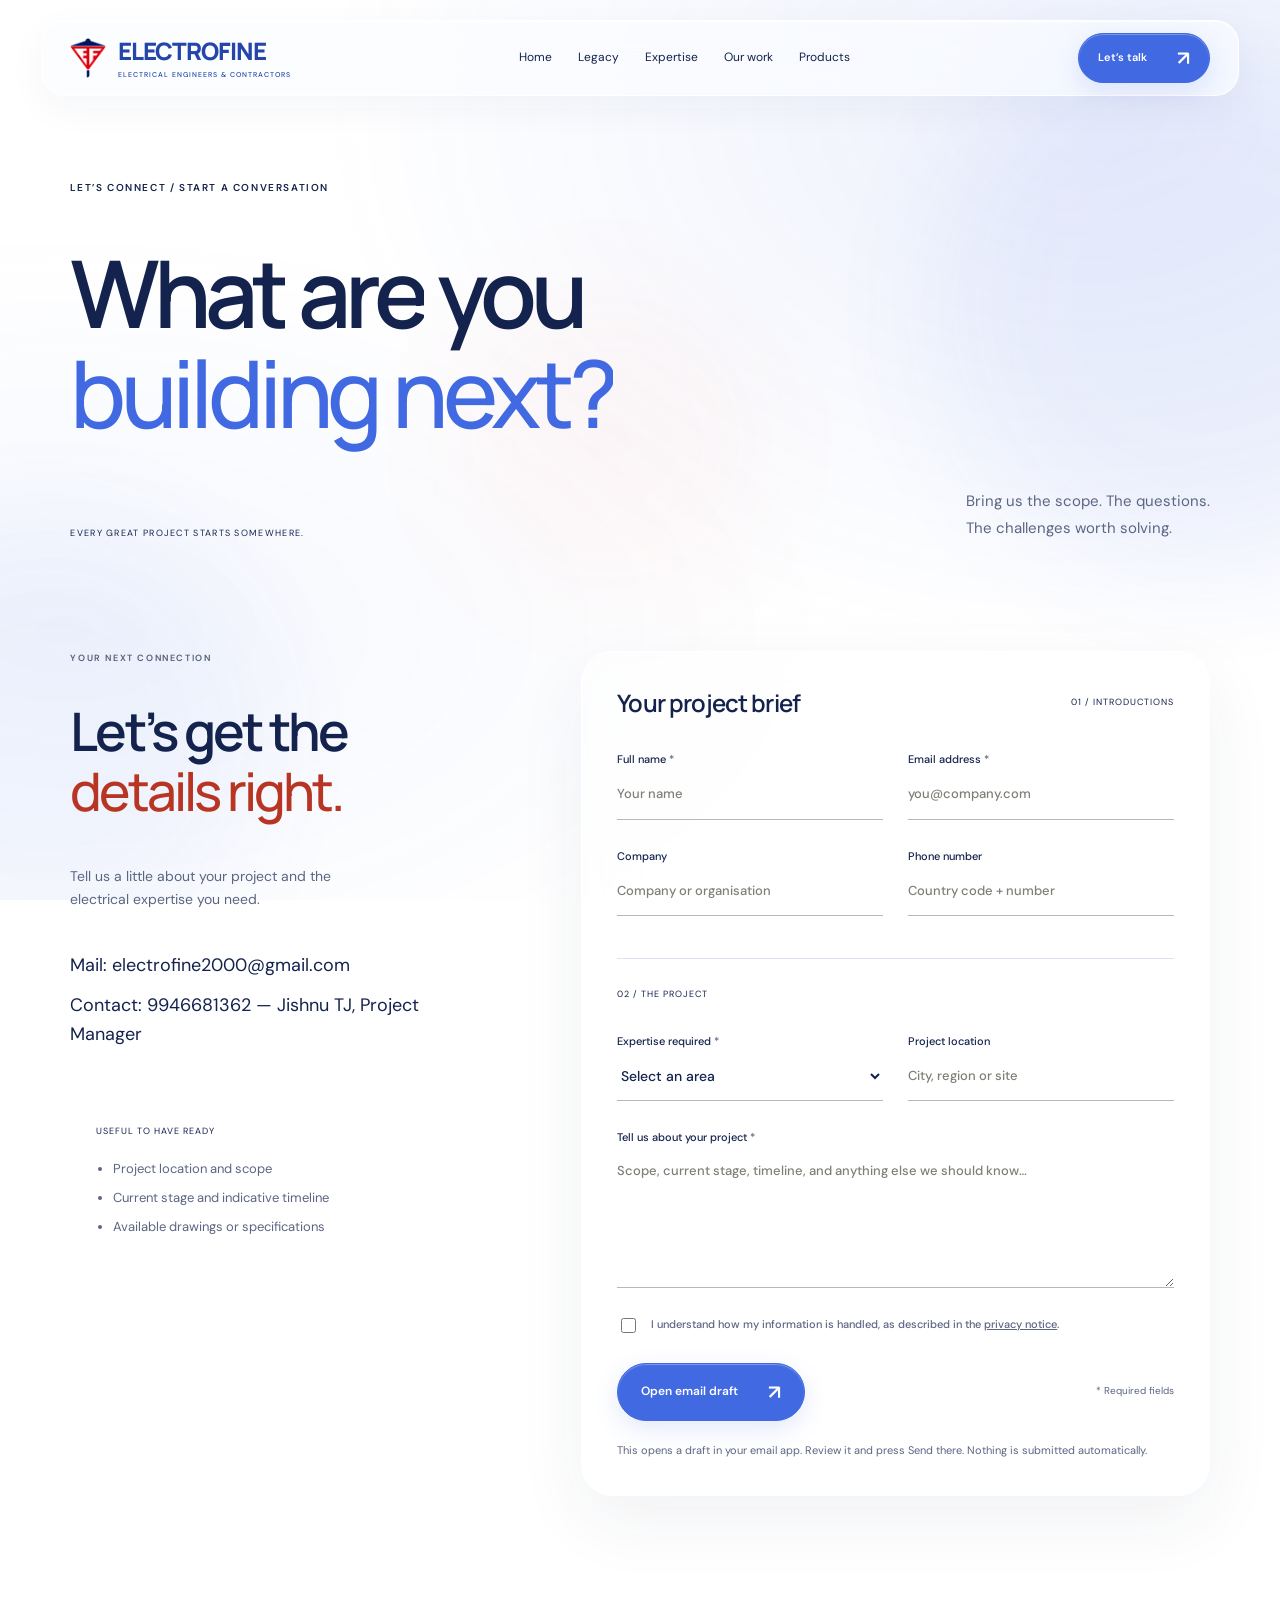
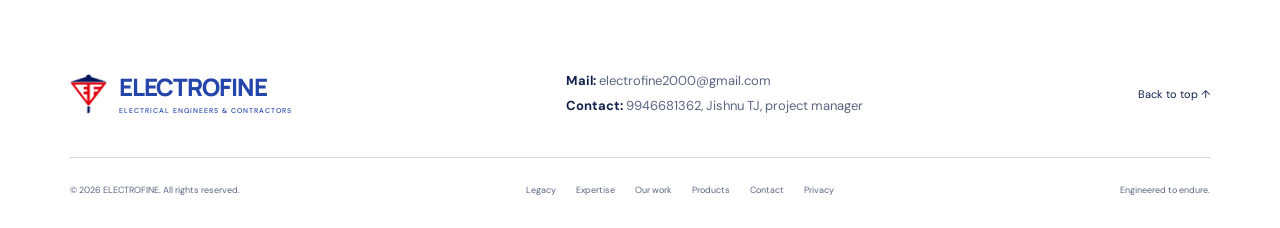
<file: contact.html>
<!doctype html>
<html lang="en"><head><meta charset="utf-8"><meta name="viewport" content="width=device-width, initial-scale=1"><meta name="theme-color" content="#4169e1"><title>Start a conversation | ELECTROFINE</title><meta name="description" content="Discuss your electrical infrastructure requirements with ELECTROFINE. Prepare a project brief for high-voltage, commercial or utility work."><meta property="og:title" content="Start a conversation | ELECTROFINE"><meta property="og:description" content="Discuss your electrical infrastructure requirements with ELECTROFINE. Prepare a project brief for high-voltage, commercial or utility work."><meta property="og:type" content="website"><meta property="og:image" content="assets/images/power-lines.webp"><link rel="icon" type="image/svg+xml" href="assets/images/favicon.svg"><link rel="stylesheet" href="assets/css/fonts.css"><link rel="stylesheet" href="assets/css/style.css"><link rel="stylesheet" href="assets/css/liquid.css"><link rel="stylesheet" href="assets/css/brand.css"><script src="assets/js/config.js" defer></script><script src="assets/js/projects.js" defer></script><script src="assets/js/products.js" defer></script><script src="assets/js/main.js" defer></script><script src="assets/js/motion.js" defer></script><script src="assets/js/liquid.js" defer></script><script src="assets/js/orbit.js" defer></script></head><body id="top" class="page-contact"><a class="skip-link" href="#main">Skip to content</a><div class="scroll-progress" aria-hidden="true"></div><header class="site-header"><a class="brand" href="index.html" aria-label="ELECTROFINE home"><img class="brand-logo" src="Electrofine_logo.png" alt="ELECTROFINE" width="38" height="42"><span>ELECTROFINE<span class="brand-caption">ELECTRICAL ENGINEERS & CONTRACTORS</span></span></a><nav class="desktop-nav" aria-label="Main navigation"><a href="index.html" >Home</a><a href="about.html" >Legacy</a><a href="services.html" >Expertise</a><a href="portfolio.html" >Our work</a><a href="products.html">Products</a></nav><a class="button button-small header-cta" href="contact.html">Let’s talk <span aria-hidden="true">↗</span></a><button class="menu-toggle" aria-label="Open navigation" aria-expanded="false" aria-controls="mobile-menu"><span></span><span></span></button></header><nav id="mobile-menu" class="mobile-menu" aria-label="Mobile navigation" hidden><a href="index.html">Home</a><a href="about.html">Legacy</a><a href="services.html">Expertise</a><a href="portfolio.html">Our work</a><a href="products.html">Products</a><a href="contact.html">Let’s talk ↗</a></nav><div class="ambient-field" aria-hidden="true"><i></i><i></i><i></i></div><main id="main"><section class="page-heading contact-heading"><div class="eyebrow">LET’S CONNECT / START A CONVERSATION</div><h1>What are you<br><em>building next?</em></h1><div class="heading-bottom"><span class="tiny-index">EVERY GREAT PROJECT STARTS SOMEWHERE.</span><p>Bring us the scope. The questions.<br>The challenges worth solving.</p></div></section><section class="section contact-layout"><div class="contact-aside"><div class="section-label">YOUR NEXT CONNECTION</div><h2>Let’s get the<br><em>details right.</em></h2><p>Tell us a little about your project and the electrical expertise you need.</p><div class="contact-details" data-contact-details><p><strong>Mail:</strong> <a href="mailto:electrofine2000@gmail.com">electrofine2000@gmail.com</a></p><p><strong>Contact:</strong> <a href="tel:9946681362">9946681362</a>, Jishnu TJ, project manager</p></div><div class="contact-guide"><span>USEFUL TO HAVE READY</span><ul><li>Project location and scope</li><li>Current stage and indicative timeline</li><li>Available drawings or specifications</li></ul></div></div><form id="enquiry-form"><div class="form-heading"><h3>Your project brief</h3><span>01 / INTRODUCTIONS</span></div><div class="form-row"><label>Full name <span>*</span><input name="name" autocomplete="name" placeholder="Your name" required maxlength="100"></label><label>Email address <span>*</span><input type="email" name="email" autocomplete="email" placeholder="you@company.com" required maxlength="180"></label></div><div class="form-row"><label>Company<input name="company" autocomplete="organization" placeholder="Company or organisation" maxlength="180"></label><label>Phone number<input name="phone" autocomplete="tel" type="tel" placeholder="Country code + number" maxlength="40"></label></div><div class="form-divider">02 / THE PROJECT</div><div class="form-row"><label>Expertise required <span>*</span><select name="service" required><option value="">Select an area</option><option value="transmission">1. Transmission</option><option value="distribution">2. Distribution</option><option value="consumers">3. Commercial, industrial, Public sector consumers</option><option value="public-sector">4. Public sector</option><option value="approvals">5. Scheme Approvals &amp; Sanctions</option><option value="consultancy">6. Engineering &amp; Contract Consultancy</option><option value="products">Product enquiry</option><option value="other">Other / let’s discuss</option></select></label><label>Project location<input name="location" placeholder="City, region or site" maxlength="180"></label></div><label>Tell us about your project <span>*</span><textarea name="message" rows="5" placeholder="Scope, current stage, timeline, and anything else we should know…" required minlength="15" maxlength="5000"></textarea></label><label class="checkbox-label"><input name="consent" type="checkbox" required><span>I understand how my information is handled, as described in the <a href="privacy.html">privacy notice</a>.</span></label><div class="form-submit"><button class="button" type="submit" disabled data-submit-label>Prepare project brief <span>↗</span></button><span>* Required fields</span></div><p class="form-note" data-form-note></p><noscript><p class="form-note">Enable JavaScript to prepare and download a project brief. This form does not submit information without JavaScript.</p></noscript><div class="form-status" role="status" aria-live="polite"></div></form></section></main><footer class="site-footer"><div class="footer-top"><a class="brand" href="index.html" aria-label="ELECTROFINE home"><img class="brand-logo" src="Electrofine_logo.png" alt="ELECTROFINE" width="38" height="42"><span>ELECTROFINE<span class="brand-caption">ELECTRICAL ENGINEERS & CONTRACTORS</span></span></a><div class="footer-contact"><p><strong>Mail:</strong> <a href="mailto:electrofine2000@gmail.com">electrofine2000@gmail.com</a></p><p><strong>Contact:</strong> <a href="tel:9946681362">9946681362</a>, Jishnu TJ, project manager</p></div><a class="back-top" href="#top">Back to top ↑</a></div><div class="footer-bottom"><span>© <span data-year>2026</span> ELECTROFINE. All rights reserved.</span><div><a href="about.html">Legacy</a><a href="services.html">Expertise</a><a href="portfolio.html">Our work</a><a href="products.html">Products</a><a href="contact.html">Contact</a><a href="privacy.html">Privacy</a></div><span>Engineered to endure.</span></div></footer><div class="cursor-label" aria-hidden="true">EXPLORE ↗</div></body></html>
</file>
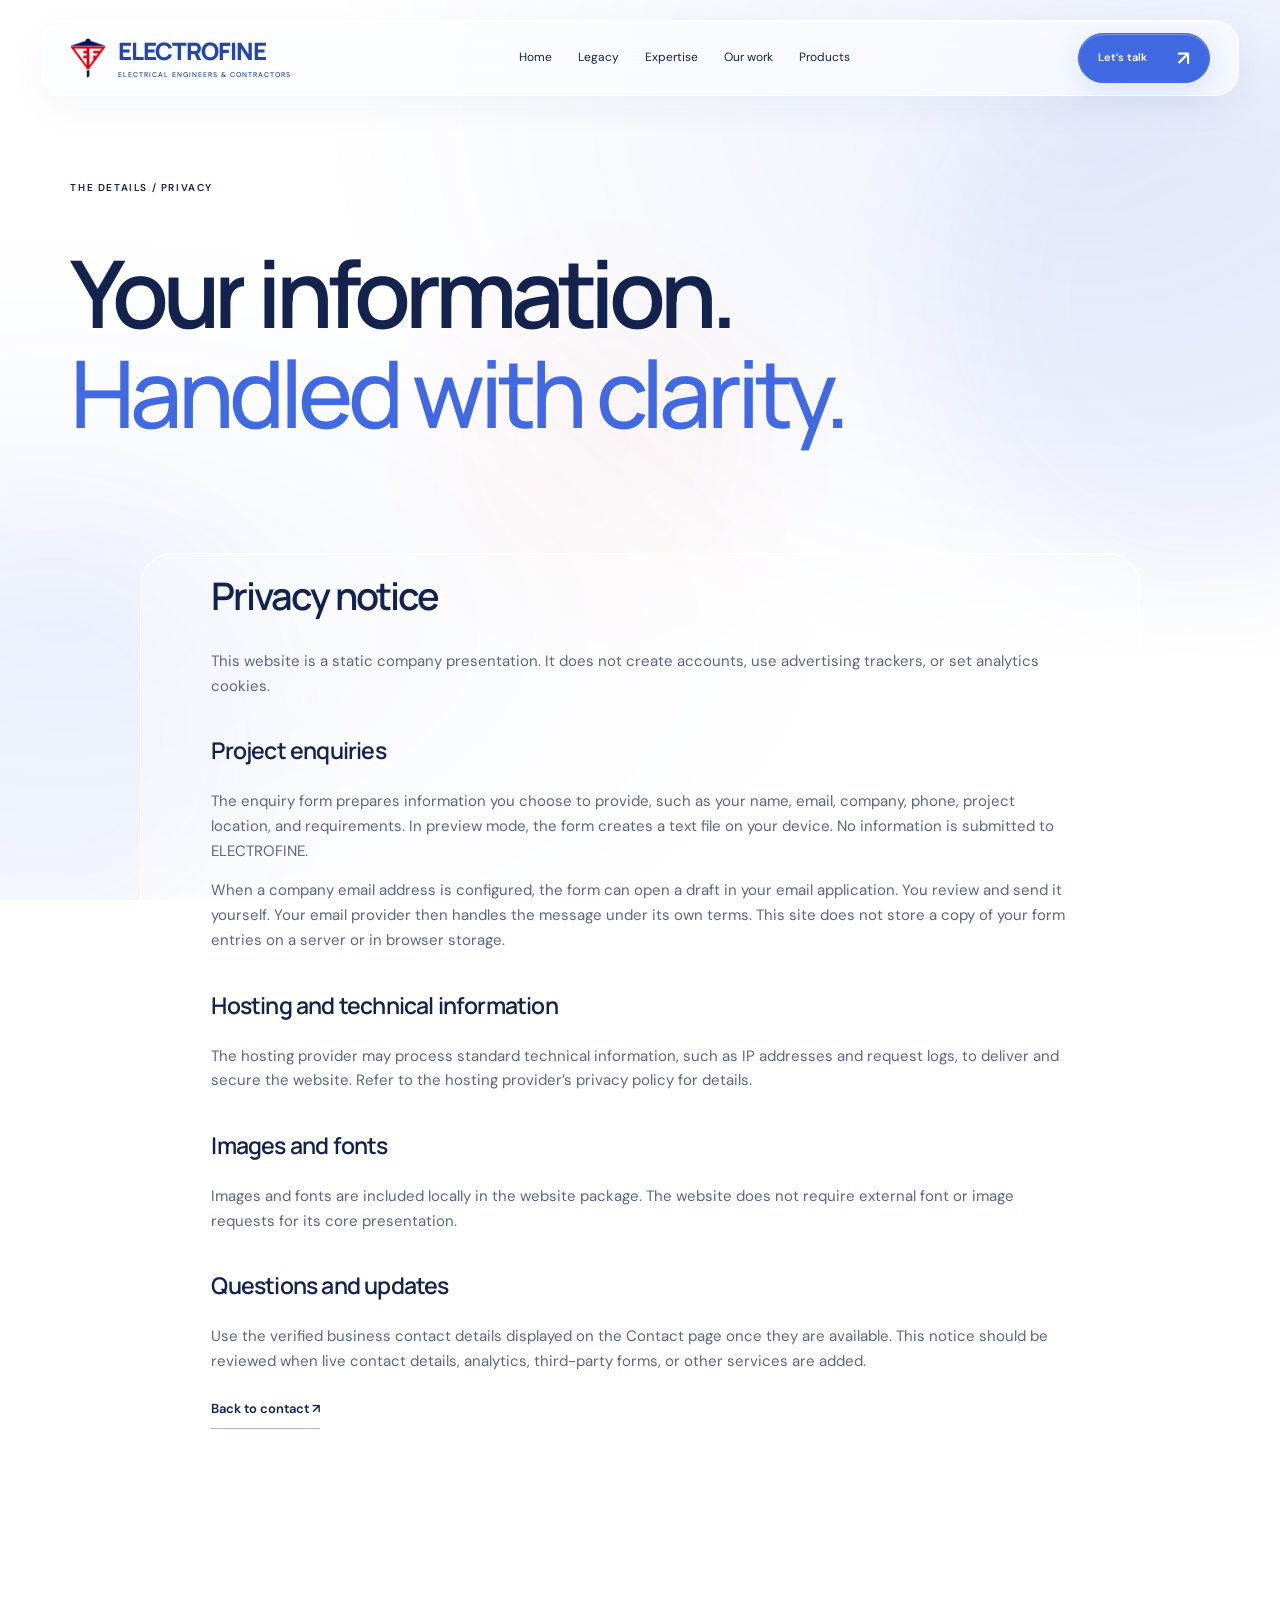
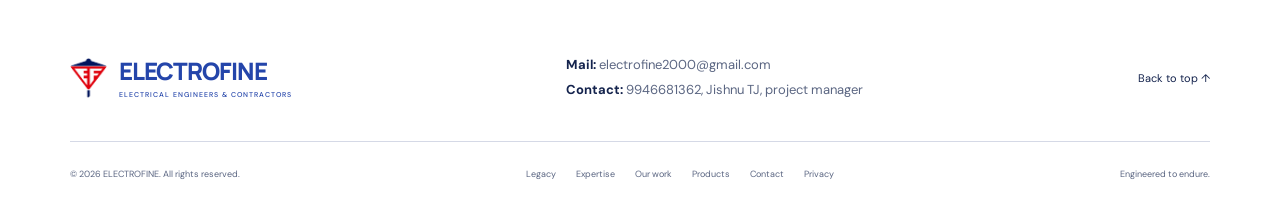
<file: privacy.html>
<!doctype html>
<html lang="en"><head><meta charset="utf-8"><meta name="viewport" content="width=device-width, initial-scale=1"><meta name="theme-color" content="#4169e1"><title>Privacy | ELECTROFINE</title><meta name="description" content="How this static website handles project enquiries and technical information."><meta property="og:title" content="Privacy | ELECTROFINE"><meta property="og:description" content="How this static website handles project enquiries and technical information."><meta property="og:type" content="website"><meta property="og:image" content="assets/images/power-lines.webp"><link rel="icon" type="image/svg+xml" href="assets/images/favicon.svg"><link rel="stylesheet" href="assets/css/fonts.css"><link rel="stylesheet" href="assets/css/style.css"><link rel="stylesheet" href="assets/css/liquid.css"><link rel="stylesheet" href="assets/css/brand.css"><script src="assets/js/config.js" defer></script><script src="assets/js/projects.js" defer></script><script src="assets/js/main.js" defer></script><script src="assets/js/motion.js" defer></script><script src="assets/js/liquid.js" defer></script><script src="assets/js/orbit.js" defer></script></head><body id="top" class="page-privacy"><a class="skip-link" href="#main">Skip to content</a><div class="scroll-progress" aria-hidden="true"></div><header class="site-header"><a class="brand" href="index.html" aria-label="ELECTROFINE home"><img class="brand-logo" src="Electrofine_logo.png" alt="ELECTROFINE" width="38" height="42"><span>ELECTROFINE<span class="brand-caption">ELECTRICAL ENGINEERS & CONTRACTORS</span></span></a><nav class="desktop-nav" aria-label="Main navigation"><a href="index.html" >Home</a><a href="about.html" >Legacy</a><a href="services.html" >Expertise</a><a href="portfolio.html" >Our work</a><a href="products.html">Products</a></nav><a class="button button-small header-cta" href="contact.html">Let’s talk <span aria-hidden="true">↗</span></a><button class="menu-toggle" aria-label="Open navigation" aria-expanded="false" aria-controls="mobile-menu"><span></span><span></span></button></header><nav id="mobile-menu" class="mobile-menu" aria-label="Mobile navigation" hidden><a href="index.html">Home</a><a href="about.html">Legacy</a><a href="services.html">Expertise</a><a href="portfolio.html">Our work</a><a href="products.html">Products</a><a href="contact.html">Let’s talk ↗</a></nav><div class="ambient-field" aria-hidden="true"><i></i><i></i><i></i></div><main id="main"><section class="page-heading"><div class="eyebrow">THE DETAILS / PRIVACY</div><h1>Your information.<br><em>Handled with clarity.</em></h1></section><section class="section legal-copy"><h2>Privacy notice</h2><p>This website is a static company presentation. It does not create accounts, use advertising trackers, or set analytics cookies.</p><h3>Project enquiries</h3><p>The enquiry form prepares information you choose to provide, such as your name, email, company, phone, project location, and requirements. In preview mode, the form creates a text file on your device. No information is submitted to ELECTROFINE.</p><p>When a company email address is configured, the form can open a draft in your email application. You review and send it yourself. Your email provider then handles the message under its own terms. This site does not store a copy of your form entries on a server or in browser storage.</p><h3>Hosting and technical information</h3><p>The hosting provider may process standard technical information, such as IP addresses and request logs, to deliver and secure the website. Refer to the hosting provider’s privacy policy for details.</p><h3>Images and fonts</h3><p>Images and fonts are included locally in the website package. The website does not require external font or image requests for its core presentation.</p><h3>Questions and updates</h3><p>Use the verified business contact details displayed on the Contact page once they are available. This notice should be reviewed when live contact details, analytics, third-party forms, or other services are added.</p><a class="text-link" href="contact.html">Back to contact ↗</a></section></main><footer class="site-footer"><div class="footer-top"><a class="brand" href="index.html" aria-label="ELECTROFINE home"><img class="brand-logo" src="Electrofine_logo.png" alt="ELECTROFINE" width="38" height="42"><span>ELECTROFINE<span class="brand-caption">ELECTRICAL ENGINEERS & CONTRACTORS</span></span></a><div class="footer-contact"><p><strong>Mail:</strong> <a href="mailto:electrofine2000@gmail.com">electrofine2000@gmail.com</a></p><p><strong>Contact:</strong> <a href="tel:9946681362">9946681362</a>, Jishnu TJ, project manager</p></div><a class="back-top" href="#top">Back to top ↑</a></div><div class="footer-bottom"><span>© <span data-year>2026</span> ELECTROFINE. All rights reserved.</span><div><a href="about.html">Legacy</a><a href="services.html">Expertise</a><a href="portfolio.html">Our work</a><a href="products.html">Products</a><a href="contact.html">Contact</a><a href="privacy.html">Privacy</a></div><span>Engineered to endure.</span></div></footer><div class="cursor-label" aria-hidden="true">EXPLORE ↗</div></body></html>
</file>
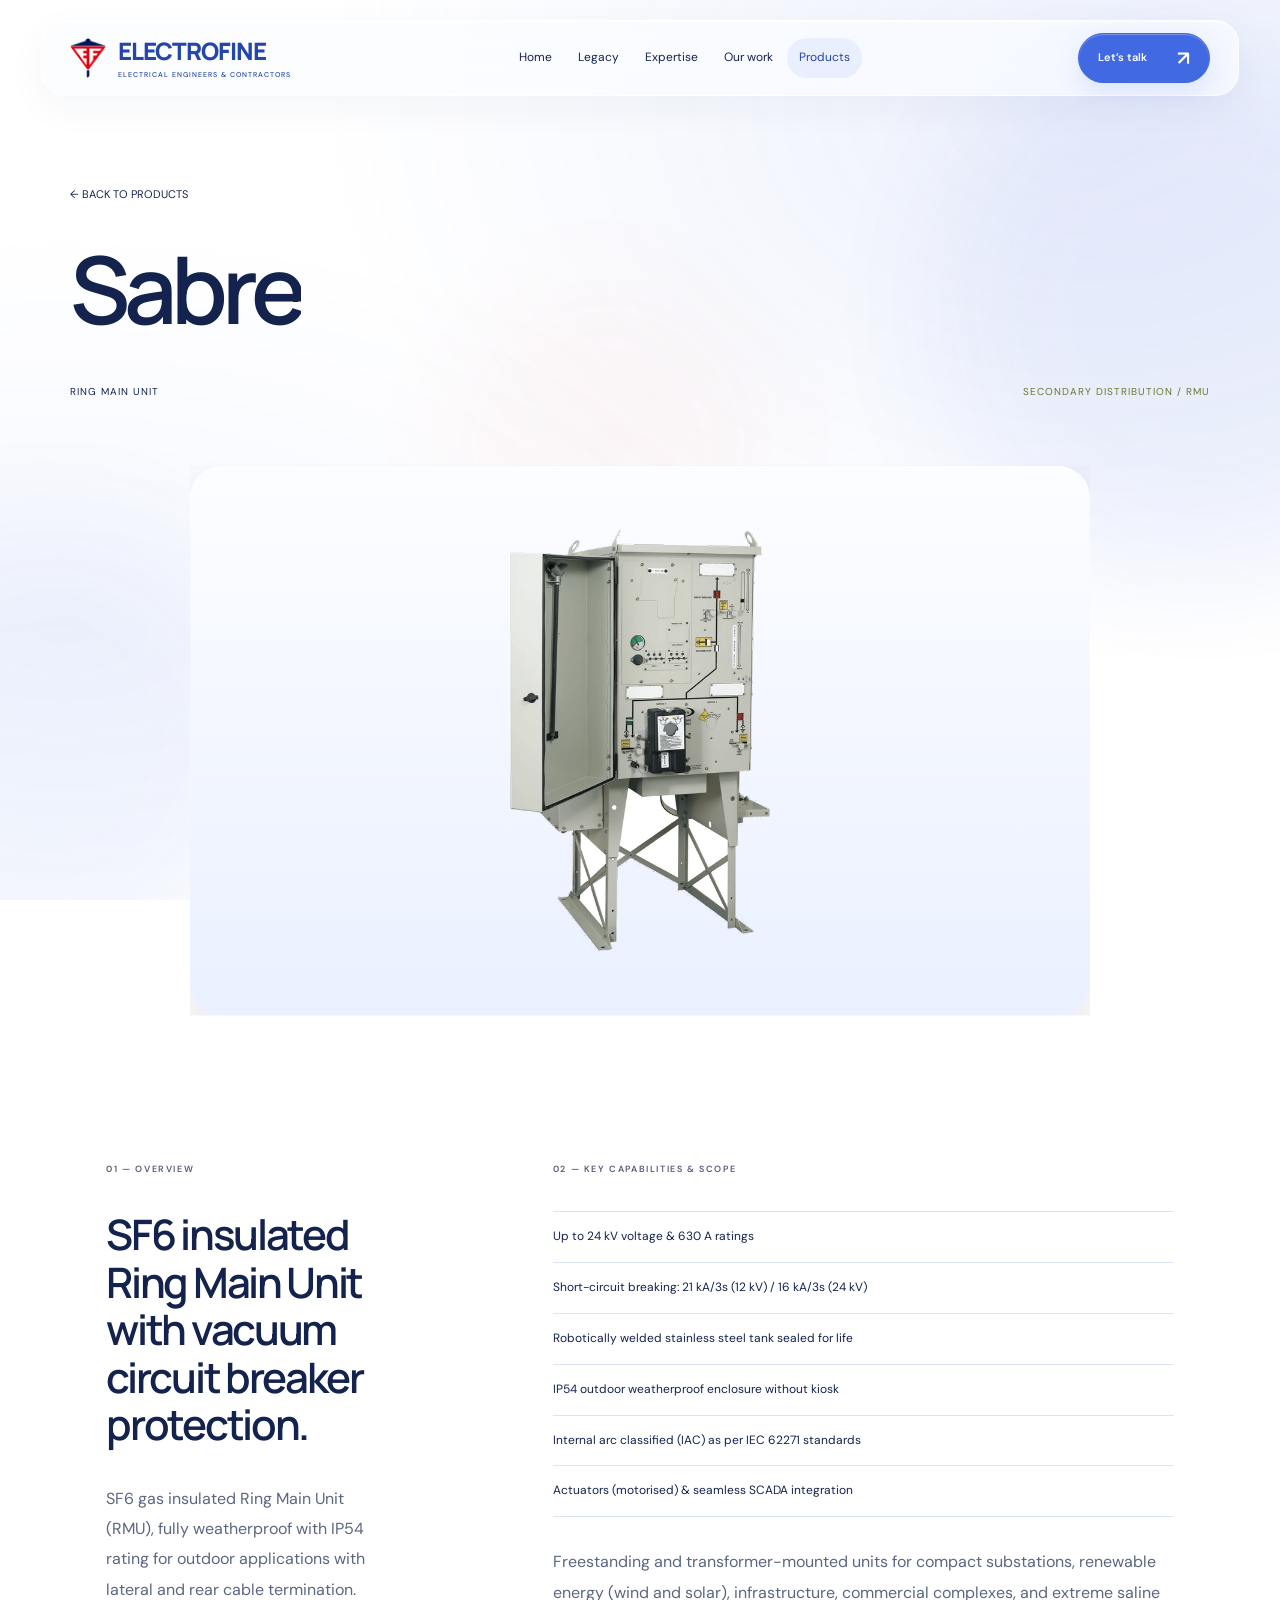
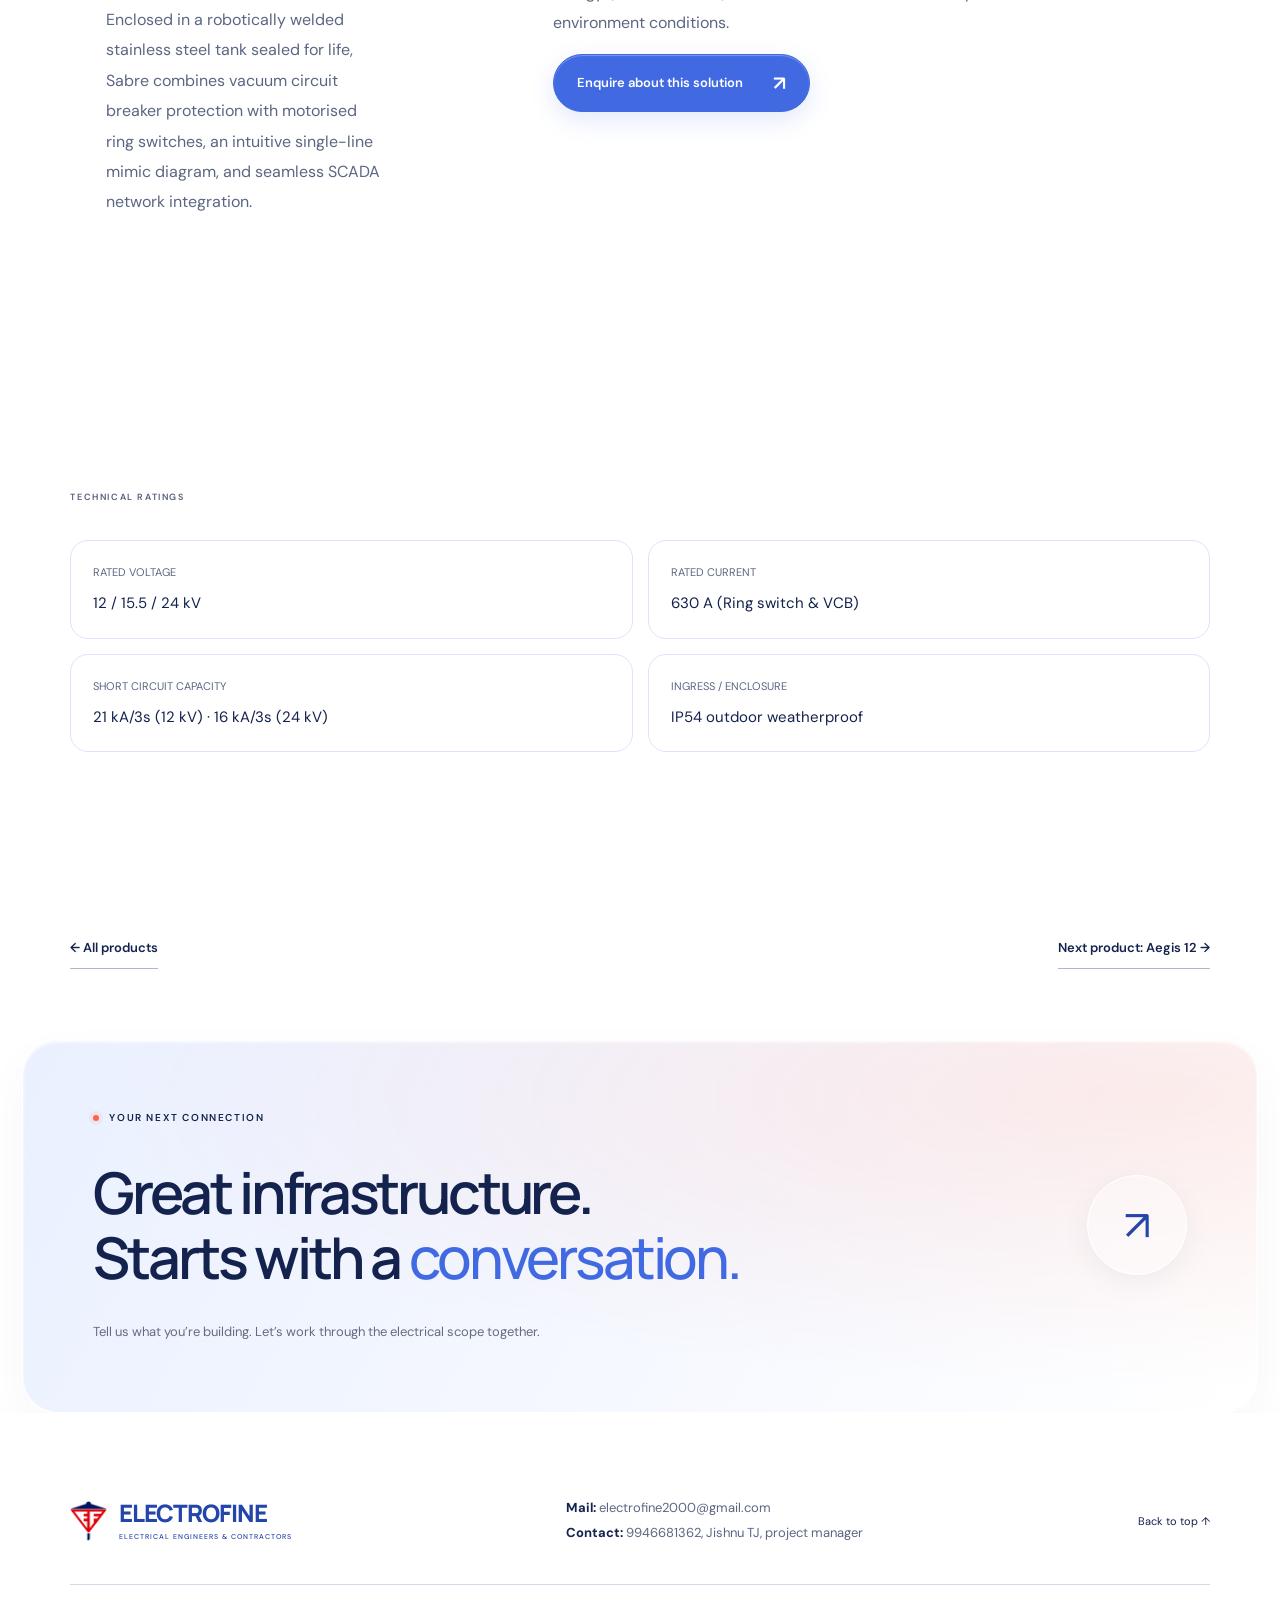
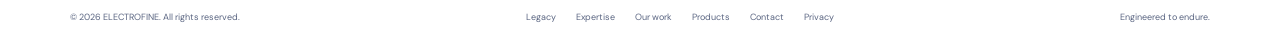
<file: product.html>
<!doctype html>
<html lang="en"><head><meta charset="utf-8"><meta name="viewport" content="width=device-width, initial-scale=1"><meta name="theme-color" content="#4169e1"><title>Product overview | ELECTROFINE</title><meta name="description" content="Explore secondary power distribution solutions, Ring Main Units, package substations, and network automation."><meta property="og:title" content="Product overview | ELECTROFINE"><meta property="og:description" content="Explore secondary power distribution solutions, Ring Main Units, package substations, and network automation."><meta property="og:type" content="website"><meta property="og:image" content="assets/images/power-lines.webp"><link rel="icon" type="image/svg+xml" href="assets/images/favicon.svg"><link rel="stylesheet" href="assets/css/fonts.css"><link rel="stylesheet" href="assets/css/style.css"><link rel="stylesheet" href="assets/css/liquid.css"><link rel="stylesheet" href="assets/css/brand.css"><script src="assets/js/config.js" defer></script><script src="assets/js/products.js" defer></script><script src="assets/js/main.js" defer></script><script src="assets/js/product-detail.js" defer></script><script src="assets/js/motion.js" defer></script><script src="assets/js/liquid.js" defer></script><script src="assets/js/orbit.js" defer></script></head><body id="top" class="page-portfolio page-products"><a class="skip-link" href="#main">Skip to content</a><div class="scroll-progress" aria-hidden="true"></div><header class="site-header"><a class="brand" href="index.html" aria-label="ELECTROFINE home"><img class="brand-logo" src="Electrofine_logo.png" alt="ELECTROFINE" width="38" height="42"><span>ELECTROFINE<span class="brand-caption">ELECTRICAL ENGINEERS & CONTRACTORS</span></span></a><nav class="desktop-nav" aria-label="Main navigation"><a href="index.html" >Home</a><a href="about.html" >Legacy</a><a href="services.html" >Expertise</a><a href="portfolio.html">Our work</a><a href="products.html" aria-current="page">Products</a></nav><a class="button button-small header-cta" href="contact.html">Let’s talk <span aria-hidden="true">↗</span></a><button class="menu-toggle" aria-label="Open navigation" aria-expanded="false" aria-controls="mobile-menu"><span></span><span></span></button></header><nav id="mobile-menu" class="mobile-menu" aria-label="Mobile navigation" hidden><a href="index.html">Home</a><a href="about.html">Legacy</a><a href="services.html">Expertise</a><a href="portfolio.html">Our work</a><a href="products.html" aria-current="page">Products</a><a href="contact.html">Let’s talk ↗</a></nav><div class="ambient-field" aria-hidden="true"><i></i><i></i><i></i></div><main id="main"><div data-product-detail><section class="page-heading"><div class="eyebrow">PRODUCT OVERVIEW</div><h1>Secondary distribution &amp;<br><em>automation.</em></h1><p>Enable JavaScript to view the selected product.</p><a class="text-link" href="products.html">← Back to products</a></section></div><section class="cta-section"><div class="eyebrow"><span class="status-dot"></span> YOUR NEXT CONNECTION</div><div class="cta-row"><h2>Great infrastructure.<br>Starts with a <em>conversation.</em></h2><a class="circle-link" href="contact.html" aria-label="Discuss your project">↗</a></div><p>Tell us what you’re building. Let’s work through the electrical scope together.</p></section></main><footer class="site-footer"><div class="footer-top"><a class="brand" href="index.html" aria-label="ELECTROFINE home"><img class="brand-logo" src="Electrofine_logo.png" alt="ELECTROFINE" width="38" height="42"><span>ELECTROFINE<span class="brand-caption">ELECTRICAL ENGINEERS & CONTRACTORS</span></span></a><div class="footer-contact"><p><strong>Mail:</strong> <a href="mailto:electrofine2000@gmail.com">electrofine2000@gmail.com</a></p><p><strong>Contact:</strong> <a href="tel:9946681362">9946681362</a>, Jishnu TJ, project manager</p></div><a class="back-top" href="#top">Back to top ↑</a></div><div class="footer-bottom"><span>© <span data-year>2026</span> ELECTROFINE. All rights reserved.</span><div><a href="about.html">Legacy</a><a href="services.html">Expertise</a><a href="portfolio.html">Our work</a><a href="products.html" aria-current="page">Products</a><a href="contact.html">Contact</a><a href="privacy.html">Privacy</a></div><span>Engineered to endure.</span></div></footer><div class="cursor-label" aria-hidden="true">EXPLORE ↗</div></body></html>
</file>
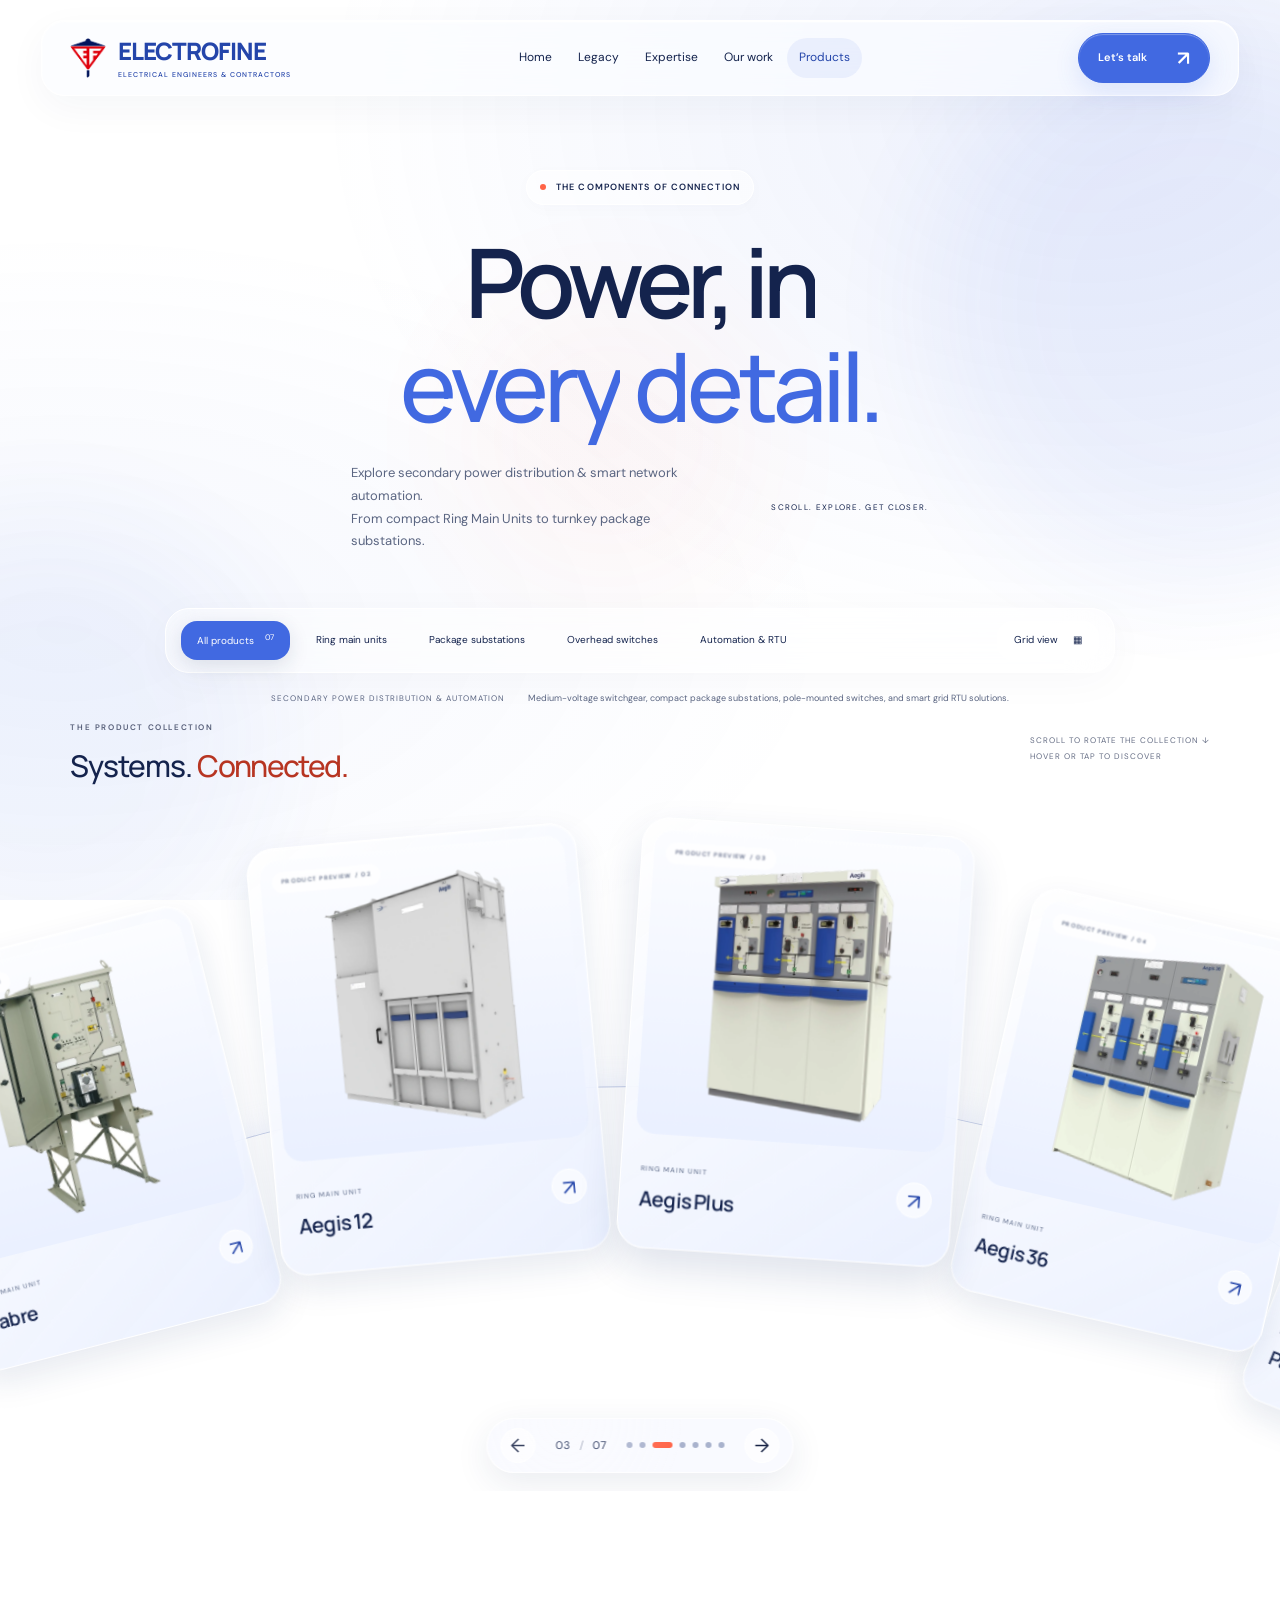
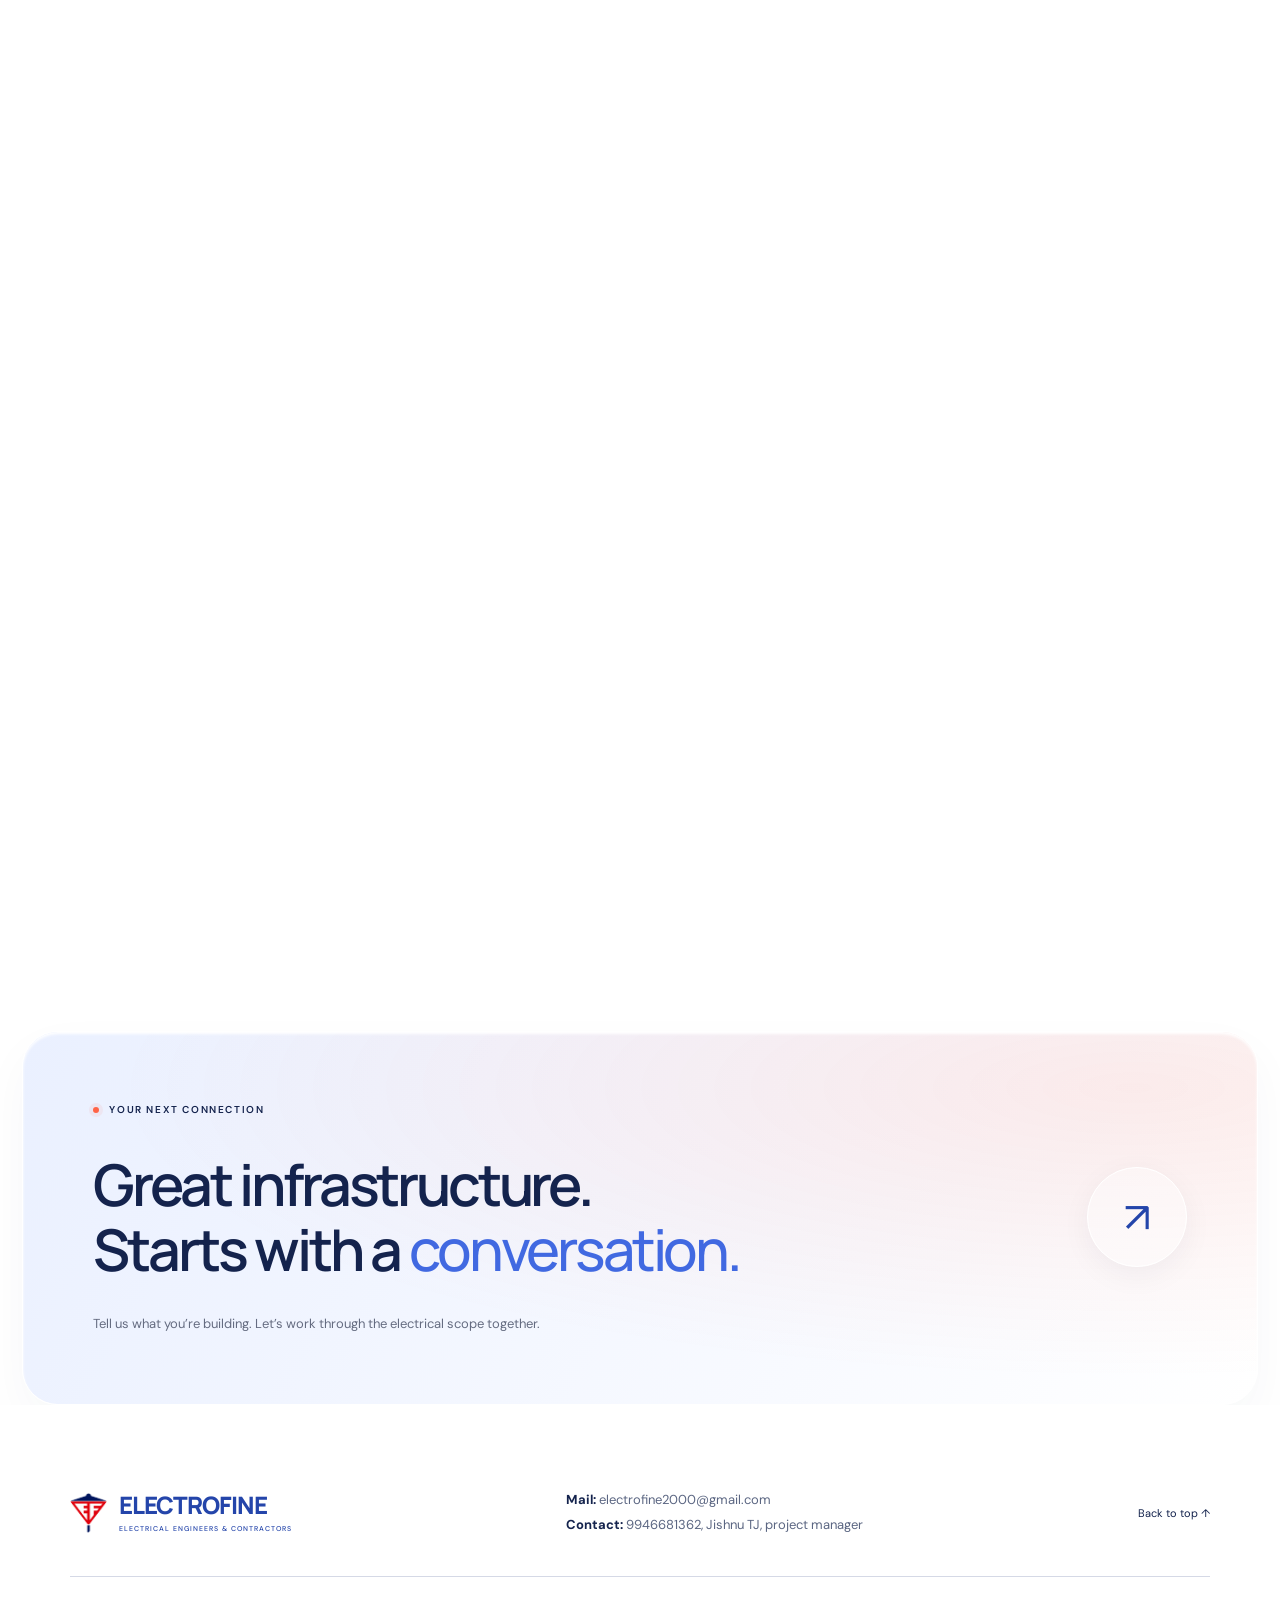
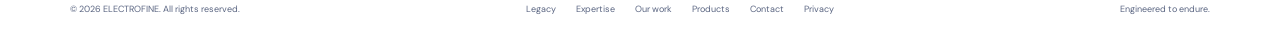
<file: products.html>
<!doctype html>
<html lang="en"><head><meta charset="utf-8"><meta name="viewport" content="width=device-width, initial-scale=1"><meta name="theme-color" content="#4169e1"><title>Products &amp; Solutions | ELECTROFINE</title><meta name="description" content="Explore secondary power distribution solutions: Ring Main Units (RMUs), package substations, overhead switches, and RTU automation from Sabre to Gemini 4."><meta property="og:title" content="Products &amp; Solutions | ELECTROFINE"><meta property="og:description" content="Explore secondary power distribution solutions: Ring Main Units (RMUs), package substations, overhead switches, and RTU automation from Sabre to Gemini 4."><meta property="og:type" content="website"><meta property="og:image" content="assets/images/power-lines.webp"><link rel="icon" type="image/svg+xml" href="assets/images/favicon.svg"><link rel="stylesheet" href="assets/css/fonts.css"><link rel="stylesheet" href="assets/css/style.css"><link rel="stylesheet" href="assets/css/liquid.css"><link rel="stylesheet" href="assets/css/brand.css"><script src="assets/js/config.js" defer></script><script src="assets/js/products.js" defer></script><script src="assets/js/main.js" defer></script><script src="assets/js/motion.js" defer></script><script src="assets/js/liquid.js" defer></script><script src="assets/js/orbit.js" defer></script></head><body id="top" class="page-portfolio page-products"><a class="skip-link" href="#main">Skip to content</a><div class="scroll-progress" aria-hidden="true"></div><header class="site-header"><a class="brand" href="index.html" aria-label="ELECTROFINE home"><img class="brand-logo" src="Electrofine_logo.png" alt="ELECTROFINE" width="38" height="42"><span>ELECTROFINE<span class="brand-caption">ELECTRICAL ENGINEERS & CONTRACTORS</span></span></a><nav class="desktop-nav" aria-label="Main navigation"><a href="index.html" >Home</a><a href="about.html" >Legacy</a><a href="services.html" >Expertise</a><a href="portfolio.html">Our work</a><a href="products.html" aria-current="page">Products</a></nav><a class="button button-small header-cta" href="contact.html">Let’s talk <span aria-hidden="true">↗</span></a><button class="menu-toggle" aria-label="Open navigation" aria-expanded="false" aria-controls="mobile-menu"><span></span><span></span></button></header><nav id="mobile-menu" class="mobile-menu" aria-label="Mobile navigation" hidden><a href="index.html">Home</a><a href="about.html">Legacy</a><a href="services.html">Expertise</a><a href="portfolio.html">Our work</a><a href="products.html" aria-current="page">Products</a><a href="contact.html">Let’s talk ↗</a></nav><div class="ambient-field" aria-hidden="true"><i></i><i></i><i></i></div><main id="main"><section class="page-heading portfolio-heading"><div class="pill-label"><span></span> THE COMPONENTS OF CONNECTION</div><h1>Power, in<br><em>every detail.</em></h1><div class="heading-bottom"><p>Explore secondary power distribution &amp; smart network automation.<br>From compact Ring Main Units to turnkey package substations.</p><span class="tiny-index">SCROLL. EXPLORE. GET CLOSER.</span></div></section><div class="portfolio-toolbar"><div class="filters" role="group" aria-label="Filter products"><button class="active" data-filter="all" aria-pressed="true">All products <sup>07</sup></button><button data-filter="rmu" aria-pressed="false">Ring main units</button><button data-filter="substations" aria-pressed="false">Package substations</button><button data-filter="switches" aria-pressed="false">Overhead switches</button><button data-filter="automation" aria-pressed="false">Automation &amp; RTU</button></div><button class="view-toggle" aria-pressed="false">Grid view <span>▦</span></button></div><p class="portfolio-notice">SECONDARY POWER DISTRIBUTION &amp; AUTOMATION <span>Medium-voltage switchgear, compact package substations, pole-mounted switches, and smart grid RTU solutions.</span></p><div class="portfolio-result sr-only" role="status" aria-live="polite"></div><section class="orbit-gallery" data-collection="products" aria-label="Curved product gallery"><div class="orbit-pin"><div class="orbit-heading"><div><span class="section-label">THE PRODUCT COLLECTION</span><p>Systems. <em>Connected.</em></p></div><span class="orbit-hint">SCROLL TO ROTATE THE COLLECTION ↓<br>HOVER OR TAP TO DISCOVER</span></div><div class="orbit-line" aria-hidden="true"></div><div class="orbit-cards" data-orbit-cards></div><div class="orbit-controls glass-panel"><button class="orbit-prev" aria-label="Previous product">←</button><span class="orbit-position">01 <i>/</i> 07</span><div class="orbit-dots" role="group" aria-label="Select a product"></div><button class="orbit-next" aria-label="Next product">→</button></div></div></section><noscript><p class="noscript-message">Enable JavaScript for the interactive gallery. <a href="product.html">View product information</a> or <a href="services.html">explore our expertise</a>.</p></noscript><section class="cta-section"><div class="eyebrow"><span class="status-dot"></span> YOUR NEXT CONNECTION</div><div class="cta-row"><h2>Great infrastructure.<br>Starts with a <em>conversation.</em></h2><a class="circle-link" href="contact.html" aria-label="Discuss your project">↗</a></div><p>Tell us what you’re building. Let’s work through the electrical scope together.</p></section></main><footer class="site-footer"><div class="footer-top"><a class="brand" href="index.html" aria-label="ELECTROFINE home"><img class="brand-logo" src="Electrofine_logo.png" alt="ELECTROFINE" width="38" height="42"><span>ELECTROFINE<span class="brand-caption">ELECTRICAL ENGINEERS & CONTRACTORS</span></span></a><div class="footer-contact"><p><strong>Mail:</strong> <a href="mailto:electrofine2000@gmail.com">electrofine2000@gmail.com</a></p><p><strong>Contact:</strong> <a href="tel:9946681362">9946681362</a>, Jishnu TJ, project manager</p></div><a class="back-top" href="#top">Back to top ↑</a></div><div class="footer-bottom"><span>© <span data-year>2026</span> ELECTROFINE. All rights reserved.</span><div><a href="about.html">Legacy</a><a href="services.html">Expertise</a><a href="portfolio.html">Our work</a><a href="products.html" aria-current="page">Products</a><a href="contact.html">Contact</a><a href="privacy.html">Privacy</a></div><span>Engineered to endure.</span></div></footer><div class="cursor-label" aria-hidden="true">EXPLORE ↗</div></body></html>
</file>
<file: assets/css/fonts.css>
@font-face {
  font-family: 'DM Sans';
  font-style: normal;
  font-weight: 400;
  font-display: swap;
  src: url(../fonts/font-0.woff) format('woff');
}
@font-face {
  font-family: 'DM Sans';
  font-style: normal;
  font-weight: 500;
  font-display: swap;
  src: url(../fonts/font-1.woff) format('woff');
}
@font-face {
  font-family: 'DM Sans';
  font-style: normal;
  font-weight: 600;
  font-display: swap;
  src: url(../fonts/font-2.woff) format('woff');
}
@font-face {
  font-family: 'DM Sans';
  font-style: normal;
  font-weight: 700;
  font-display: swap;
  src: url(../fonts/font-3.woff) format('woff');
}
@font-face {
  font-family: 'Manrope';
  font-style: normal;
  font-weight: 400;
  font-display: swap;
  src: url(../fonts/font-4.woff) format('woff');
}
@font-face {
  font-family: 'Manrope';
  font-style: normal;
  font-weight: 500;
  font-display: swap;
  src: url(../fonts/font-5.woff) format('woff');
}
@font-face {
  font-family: 'Manrope';
  font-style: normal;
  font-weight: 600;
  font-display: swap;
  src: url(../fonts/font-6.woff) format('woff');
}
@font-face {
  font-family: 'Manrope';
  font-style: normal;
  font-weight: 700;
  font-display: swap;
  src: url(../fonts/font-7.woff) format('woff');
}
@font-face {
  font-family: 'Manrope';
  font-style: normal;
  font-weight: 800;
  font-display: swap;
  src: url(../fonts/font-8.woff) format('woff');
}
</file>
<file: assets/css/style.css>
/* Electrofine — static, responsive design system. */
:root{--paper:#f3f1e9;--ink:#1b231e;--muted:#6c7168;--line:#d8d9ce;--acid:#e3fb55;--dark:#202a23;--white:#fff;--gutter:clamp(22px,4.5vw,80px);--heading:'Manrope',Arial,sans-serif;--body:'DM Sans',Arial,sans-serif;--ease:cubic-bezier(.22,1,.36,1)}
*{box-sizing:border-box}html{scroll-behavior:smooth;scroll-padding-top:100px}body{margin:0;background:var(--paper);color:var(--ink);font:16px/1.65 var(--body);-webkit-font-smoothing:antialiased}body.menu-open{overflow:hidden}::selection{color:var(--ink);background:var(--acid)}a{color:inherit;text-decoration:none}button,input,select,textarea{font:inherit}button,a,input,select,textarea{-webkit-tap-highlight-color:transparent}button{cursor:pointer}button:disabled{cursor:default}img{display:block;width:100%;height:100%;object-fit:cover}figure{margin:0}h1,h2,h3,p{margin-top:0}h1,h2,h3{font-family:var(--heading);font-weight:500}h1{font-size:clamp(62px,8.7vw,160px);line-height:.99;letter-spacing:-.065em}h2{font-size:clamp(35px,4.15vw,76px);line-height:1.13;letter-spacing:-.055em}h3{font-size:24px;line-height:1.3;letter-spacing:-.035em}em{font-family:Georgia,'Times New Roman',serif;font-weight:400;letter-spacing:-.055em}p{color:var(--muted)}button{border:0}button:focus-visible,a:focus-visible,summary:focus-visible{outline:2px solid #81930d;outline-offset:6px}input:focus-visible,select:focus-visible,textarea:focus-visible{outline:2px solid #81930d;outline-offset:3px}.sr-only{position:absolute;width:1px;height:1px;overflow:hidden;clip:rect(0,0,0,0);white-space:nowrap}.skip-link{position:fixed;top:-100px;left:20px;background:var(--acid);padding:12px;z-index:1000}.skip-link:focus{top:10px}.scroll-progress{height:3px;position:fixed;top:0;left:0;background:var(--ink);width:0;z-index:110}.site-header{height:100px;display:flex;align-items:center;justify-content:space-between;padding:0 var(--gutter);gap:25px;border-bottom:1px solid var(--line);background:rgba(243,241,233,.96);position:relative;z-index:100}.brand{display:inline-flex;align-items:center;gap:12px;font:700 30px/1 var(--heading);letter-spacing:-1.5px}.brand-logo{display:block;width:auto;height:40px;object-fit:contain;flex-shrink:0}.brand-caption{display:block;font:500 7px/1 var(--body);letter-spacing:1.15px;margin-top:8px}.brand-mark{display:grid;gap:4px;width:27px;transform:skewY(-9deg)}.brand-mark i{display:block;height:5px;background:currentColor}.brand-mark i:nth-child(2){width:21px}.brand-mark i:nth-child(3){width:15px}.desktop-nav{display:flex;gap:32px;font-size:13px}.desktop-nav a{position:relative;padding:14px 0}.desktop-nav a::after{content:'';position:absolute;bottom:5px;left:0;right:0;height:2px;background:var(--ink);transform:scaleX(0);transform-origin:left;transition:transform .3s}.desktop-nav a:hover::after,.desktop-nav a[aria-current]::after{transform:scaleX(1)}.button{display:inline-flex;align-items:center;justify-content:space-between;gap:30px;min-height:53px;padding:15px 24px;background:var(--acid);color:var(--ink);border:1px solid transparent;border-radius:3px;font-size:13px;font-weight:600;transition:background .25s,transform .25s;line-height:1.4}.button:hover{background:#d2ec37;transform:translateY(-3px)}.button span{font-size:20px;transition:transform .25s}.button:hover span{transform:translate(2px,-2px)}.button-small{min-height:43px;padding:10px 19px}.menu-toggle{display:none;background:transparent;padding:12px}.menu-toggle span{display:block;width:24px;height:2px;background:var(--ink);margin:5px 0}.mobile-menu{position:fixed;inset:85px 0 0;background:var(--paper);z-index:99;padding:35px var(--gutter)}.mobile-menu:not([hidden]){display:flex;flex-direction:column}.mobile-menu a{font:500 38px/1.8 var(--heading);border-bottom:1px solid var(--line);letter-spacing:-2px}.eyebrow,.hero-kicker,.section-label{font-size:10px;font-weight:600;letter-spacing:1.6px;text-transform:uppercase}.eyebrow,.hero-kicker{display:flex;align-items:center;gap:10px}.status-dot{display:inline-block;width:6px;height:6px;background:var(--ink);border-radius:50%;box-shadow:0 0 0 4px rgba(27,35,30,.05)}.tiny-index{font-size:9px;letter-spacing:1.3px}.hero-heading{position:relative;padding:40px var(--gutter) 32px}.hero-kicker{margin-bottom:23px}.hero h1{margin:0;max-width:80%;font-size:clamp(90px,10.2vw,185px)}.hero h1>span{display:block}.hero h1 .hero-line{display:flex;align-items:center;gap:40px}.hero h1 em{line-height:.98}.heading-spark{font:400 clamp(65px,8vw,130px)/1 var(--body);color:#7d902e;display:inline-block;animation:rotate-slow 50s linear infinite}.hero-aside{position:absolute;right:var(--gutter);bottom:44px;max-width:250px}.hero-aside p{font-size:15px;line-height:1.65;margin:20px 0;color:var(--ink)}.text-link{display:inline-flex;align-items:center;justify-content:space-between;gap:30px;font-size:13px;font-weight:600;padding:9px 0;border-bottom:1px solid currentColor;transition:gap .3s}.text-link:hover{gap:42px}.hero-media{height:clamp(430px,46vw,760px);margin:0 var(--gutter);position:relative;overflow:hidden;background:var(--dark)}.hero-media>img{object-position:center 55%;animation:hero-image 1.6s var(--ease) both}.hero-media-shade{position:absolute;inset:0;background:linear-gradient(180deg,rgba(0,0,0,.18),transparent 35%,rgba(0,0,0,.65))}.hero-media-top{position:absolute;top:28px;left:32px;right:32px;display:flex;justify-content:space-between;color:white;font-size:9px;letter-spacing:1.5px}.hero-media-bottom{position:absolute;bottom:52px;left:40px;right:40px;display:flex;align-items:end;justify-content:space-between}.hero-media-bottom p{color:#fff;font:500 clamp(35px,4vw,65px)/1.1 var(--heading);letter-spacing:-2px;margin:0}.hero-media-bottom .button{margin-bottom:6px}.scroll-hint{position:absolute;bottom:15px;left:40px;right:40px;color:#fff;display:flex;justify-content:space-between;font-size:8px;letter-spacing:2px;opacity:.8}.ticker{overflow:hidden;margin-top:45px;border-block:1px solid var(--line);padding:20px 0}.ticker-track{display:flex;gap:42px;align-items:center;width:max-content;animation:ticker 50s linear infinite;font-size:17px;color:#7d902e}.ticker-track span{font-size:10px;letter-spacing:2px;color:var(--ink)}.section{padding:110px var(--gutter)}.section-label{margin-bottom:35px}.intro-section{display:grid;grid-template-columns:1fr 3fr;gap:35px}.intro-main h2{max-width:900px;margin-bottom:45px}.intro-copy{display:grid;grid-template-columns:1fr 1fr;gap:60px}.intro-copy p{font-size:15px;line-height:1.85}.intro-copy>p{font-size:18px;color:var(--ink)}.stats{display:grid;grid-template-columns:1fr 1fr 1.35fr;border-top:1px solid var(--line);padding-top:35px;margin-top:45px;gap:30px}.stats strong{font:500 clamp(28px,3.5vw,56px)/1 var(--heading);letter-spacing:-2px;white-space:nowrap}.stats strong span{color:#829342}.stats p{font-size:11px;margin:18px 0 0}.section-top{display:flex;justify-content:space-between;align-items:flex-end;gap:40px;margin-bottom:50px}.section-top h2{margin:0}.section-top>.text-link{margin-bottom:8px}.section-intro{font-size:14px;max-width:300px;margin-bottom:8px}.expertise-section{border-top:1px solid var(--line)}.expertise-layout{display:grid;grid-template-columns:.85fr 1.4fr;gap:80px}.expertise-photo{height:540px;position:relative;overflow:hidden}.expertise-photo img{filter:saturate(.65)}.expertise-photo figcaption{position:absolute;bottom:0;left:0;right:0;background:linear-gradient(transparent,rgba(0,0,0,.7));color:#fff;font-size:8px;letter-spacing:1.3px;padding:45px 25px 22px}.service-row{display:flex;gap:23px;align-items:flex-start;padding:30px 0;border-top:1px solid var(--line)}.service-row:last-child{border-bottom:1px solid var(--line)}.service-num{font-size:10px;padding-top:6px}.service-row h3{margin:0 0 13px;font-size:25px}.service-row p{max-width:400px;font-size:13px;margin:0;line-height:1.75}.service-arrow{margin-left:auto;font-size:25px;transition:transform .3s}.service-row:hover .service-arrow{transform:translate(4px,-4px)}.service-row h3{transition:transform .3s}.service-row:hover h3{transform:translateX(6px)}.dark-section{background:var(--dark);color:var(--paper)}.dark-section p{color:#b8c0b6}.dark-section .section-label{color:#ccd5c4}.dark-section .text-link{color:var(--acid)}.home-projects{display:grid;grid-template-columns:1.25fr 1fr;gap:34px}.project-card{position:relative}.project-image{display:block;overflow:hidden;position:relative;background:#394137;aspect-ratio:1.3}.project-image img{transition:transform .9s var(--ease),filter .8s;filter:saturate(.65)}.project-card:hover img,.project-card:focus-within img{transform:scale(1.055);filter:saturate(.95)}.project-meta{display:flex;justify-content:space-between;align-items:center;border-bottom:1px solid #ffffff30;padding:18px 0}.project-meta h3{font-size:22px;margin:7px 0 0}.project-meta span{font-size:9px;letter-spacing:1px}.project-meta>span{font-size:25px}.project-preview-tag{position:absolute;top:20px;left:20px;background:var(--paper);color:var(--ink);padding:7px 11px;font-size:8px;letter-spacing:1.3px}.project-overlay{position:absolute;inset:0;background:linear-gradient(transparent,rgba(8,17,11,.88));display:flex;flex-direction:column;justify-content:flex-end;padding:35px;color:#fff;opacity:0;transition:opacity .4s}.project-overlay p{color:#e4e8df;max-width:400px;transform:translateY(10px);transition:transform .4s}.project-overlay .text-link{align-self:start;color:var(--acid)}.project-card:hover .project-overlay,.project-card:focus-within .project-overlay{opacity:1}.project-card:hover .project-overlay p,.project-card:focus-within .project-overlay p{transform:translateY(0)}.image-note{margin:30px 0 0;font-size:10px}.process-grid{display:grid;grid-template-columns:repeat(4,1fr);gap:35px}.process-grid article{border-top:1px solid var(--line);padding-top:24px}.process-grid article>span{font-size:9px;letter-spacing:1px}.process-grid h3{font-size:23px;max-width:240px;margin:38px 0 20px}.process-grid p{font-size:13px;line-height:1.8}.dark-section .process-grid article{border-color:#ffffff40}.cta-section{padding:75px var(--gutter);background:var(--acid)}.cta-section .eyebrow{margin-bottom:34px}.cta-row{display:flex;justify-content:space-between;align-items:center;gap:30px}.cta-row h2{font-size:clamp(37px,5.3vw,88px);margin:0}.cta-section>p{font-size:13px;margin:30px 0 0;color:#475228}.circle-link{width:100px;height:100px;border:1px solid var(--ink);border-radius:50%;display:flex;align-items:center;justify-content:center;font-size:42px;flex-shrink:0;transition:background .3s,color .3s,transform .3s}.circle-link:hover{background:var(--ink);color:var(--acid);transform:rotate(45deg)}.site-footer{padding:55px var(--gutter) 25px}.footer-top{display:flex;align-items:center;justify-content:space-between;gap:35px;padding-bottom:50px}.footer-top p{font-size:13px;margin:0}.back-top{font-size:11px}.footer-bottom{display:flex;align-items:center;justify-content:space-between;border-top:1px solid var(--line);padding-top:25px;gap:25px;font-size:9px;color:var(--muted)}.footer-bottom>div{display:flex;gap:20px}.cursor-label{position:fixed;top:0;left:0;width:88px;height:88px;border-radius:50%;background:var(--acid);color:var(--ink);font-size:10px;display:grid;place-items:center;z-index:90;pointer-events:none;opacity:0;transform:translate(-50%,-50%) scale(.6);transition:opacity .2s,transform .2s}.cursor-label.visible{opacity:1;transform:translate(-50%,-50%) scale(1)}.page-heading{padding:70px var(--gutter) 50px}.page-heading .eyebrow{margin-bottom:45px}.page-heading h1{margin-bottom:45px}.heading-bottom{display:flex;justify-content:space-between;align-items:end;gap:30px}.heading-bottom p{max-width:370px;font-size:15px;line-height:1.75;margin:0}.wide-image{height:570px;position:relative;margin-inline:var(--gutter)}.wide-image img{filter:saturate(.6);object-position:center 45%}.wide-image figcaption{position:absolute;bottom:24px;left:30px;color:#fff;font-size:9px;letter-spacing:1.5px}.large-stat{font:500 120px/1 var(--heading);letter-spacing:-8px;color:var(--acid)}.large-stat span{font-size:60px}.large-stat small{display:block;font:400 9px/1.5 var(--body);letter-spacing:1px;margin-top:20px;color:var(--paper)}.timeline{display:grid;grid-template-columns:repeat(3,1fr);gap:50px;margin-top:80px}.timeline article{border-top:1px solid #73806f;position:relative;padding-top:30px}.timeline article::before{content:'';width:7px;height:7px;background:var(--acid);border-radius:50%;position:absolute;top:-4px;left:0}.timeline article>span{font-size:9px;letter-spacing:1px}.timeline h3{margin-top:35px}.timeline p{font-size:14px;line-height:1.8}.values-grid{display:grid;grid-template-columns:1fr 1fr;gap:100px}.values-grid article{position:relative;border-top:1px solid var(--line);padding:26px 0 28px 48px}.values-grid article>span{position:absolute;top:28px;left:0;font-size:10px}.values-grid h3{font-size:23px}.values-grid p{font-size:14px;margin:0}.sector-band{padding:45px var(--gutter);border-top:1px solid var(--line)}.sector-band>span{font-size:9px;letter-spacing:1.4px}.sector-band p{font:500 clamp(18px,2.2vw,35px)/1.7 var(--heading);color:var(--ink);margin:22px 0 0}.sector-band i{font-style:normal;color:#829342;margin-inline:16px}.service-jump{display:grid;grid-template-columns:repeat(4,1fr);margin:20px var(--gutter) 0;border-block:1px solid var(--line);gap:20px}.service-jump a{font-size:11px;padding:25px 0}.service-detail{scroll-margin-top:0}.service-detail+.service-detail{border-top:1px solid var(--line)}.service-detail-title{display:flex;justify-content:space-between;gap:40px;align-items:start;margin-bottom:45px}.service-detail-title h2{width:65%;margin:0}.service-detail-body{display:grid;grid-template-columns:1fr 1fr;gap:80px}.service-detail-body>img{height:500px;filter:saturate(.55)}.service-detail-body>div{padding-top:15px}.service-detail-body p{font-size:15px;line-height:1.85}.line-list{list-style:none;padding:0;margin:30px 0}.line-list li{padding:15px 0;border-top:1px solid var(--line);font-size:12px;display:flex;justify-content:space-between}.line-list li:last-child{border-bottom:1px solid var(--line)}.faq-section{display:grid;grid-template-columns:1fr 1.4fr;gap:80px}.faq-list details{border-top:1px solid var(--line)}.faq-list details:last-child{border-bottom:1px solid var(--line)}.faq-list summary{list-style:none;cursor:pointer;padding:25px 0;display:flex;justify-content:space-between;gap:24px;font-size:16px}.faq-list summary::-webkit-details-marker{display:none}.faq-list summary span{font-size:24px;line-height:1;transition:transform .3s}.faq-list details[open] summary span{transform:rotate(45deg)}.faq-list p{font-size:14px;max-width:550px;padding-right:30px}.portfolio-heading h1 .heading-spark{margin-left:7vw}.portfolio-toolbar{display:flex;justify-content:space-between;align-items:center;gap:20px;margin:10px var(--gutter) 0;padding:25px 0;border-block:1px solid var(--line)}.filters{display:flex;gap:10px;flex-wrap:wrap}.filters button,.view-toggle{font-size:11px;padding:10px 16px;background:transparent;color:var(--ink);border-radius:3px}.filters button.active{background:var(--ink);color:var(--paper)}.filters button:hover:not(.active){background:#e4e5da}.filters sup{margin-left:8px;font-size:8px}.view-toggle{border:1px solid var(--line);white-space:nowrap}.view-toggle span{margin-left:12px}.portfolio-notice{padding:20px var(--gutter) 0;font-size:9px;letter-spacing:1px;margin:0}.portfolio-notice span{margin-left:20px;font-size:11px;letter-spacing:0}.portfolio-stage{padding:35px var(--gutter) 80px}.portfolio-track{display:grid;grid-template-columns:1fr 1fr;gap:50px 30px}.portfolio-track .project-meta{border-color:var(--line)}.portfolio-track .project-image{aspect-ratio:1.35}.portfolio-track .project-overlay p{font-size:15px}.gallery-bottom{display:none}.portfolio-stage.scroll-gallery{height:var(--gallery-height,300vh);padding:0;position:relative;margin-top:30px}.scroll-gallery .portfolio-sticky{position:sticky;top:0;height:100vh;overflow:hidden;display:flex;flex-direction:column;justify-content:center;padding-top:35px}.scroll-gallery .portfolio-track{display:flex;gap:35px;padding:0 var(--gutter);width:max-content;will-change:transform}.scroll-gallery .project-card{width:min(67vw,1050px);flex-shrink:0}.scroll-gallery .project-image{height:65vh;aspect-ratio:auto;max-height:650px}.scroll-gallery .gallery-bottom{display:flex;align-items:center;gap:30px;margin:32px var(--gutter);font-size:9px;letter-spacing:1px}.gallery-progress{height:1px;background:var(--line);flex:1;margin-left:50px}.gallery-progress span{height:2px;background:var(--ink);width:0;display:block}.gallery-instruction{margin-left:30px}.project-detail-heading{padding-bottom:30px}.project-detail-heading h1{font-size:clamp(55px,7.5vw,130px);max-width:1150px}.breadcrumb{font-size:11px;margin-bottom:35px;display:inline-block}.detail-tags{display:flex;justify-content:space-between;gap:20px;font-size:10px;letter-spacing:1px}.sample-label{color:#6b762f}.project-cover{height:68vh;min-height:350px;margin:0 var(--gutter)}.project-cover img{filter:saturate(.65)}.project-overview{display:grid;grid-template-columns:1fr 2fr;gap:100px}.project-facts{margin:0}.project-facts div{border-top:1px solid var(--line);padding:18px 0}.project-facts dt{font-size:9px;color:var(--muted);letter-spacing:1px}.project-facts dd{margin:8px 0 0;font-size:14px}.project-overview h2{font-size:42px}.project-overview p{font-size:16px;line-height:1.9}.sample-disclaimer{padding:20px;background:#e6e8dd;font-size:12px!important}.project-scope{display:grid;grid-template-columns:1fr 1fr;gap:100px}.project-scope .line-list li{border-color:#ffffff35}.project-scope p{max-width:480px}.project-pagination{display:flex;justify-content:space-between;align-items:center;gap:35px;padding:50px var(--gutter)}.next-project{font:500 30px/1.4 var(--heading);letter-spacing:-1px}.next-project small{display:block;font:400 9px/1.5 var(--body);letter-spacing:1px;margin-bottom:12px;color:var(--muted)}.contact-layout{padding-top:45px;display:grid;grid-template-columns:.85fr 1.3fr;gap:100px}.contact-aside>p{max-width:320px;font-size:14px}.contact-details{margin:40px 0}.contact-details a{display:block;font-size:18px;margin:10px 0}.contact-details p{font-size:13px}.contact-guide{border-top:1px solid var(--line);padding-top:25px}.contact-guide>span{font-size:9px;letter-spacing:1px}.contact-guide ul{padding-left:17px;color:var(--muted);font-size:13px;line-height:2.2}.form-heading{display:flex;justify-content:space-between;align-items:center;border-top:1px solid var(--ink);padding-top:25px;margin-bottom:32px;gap:20px}.form-heading h3{margin:0}.form-heading>span,.form-divider{font-size:9px;letter-spacing:1px}.form-row{display:grid;grid-template-columns:1fr 1fr;gap:25px}label{display:block;font-size:11px;font-weight:500;margin-bottom:27px}label>span{color:var(--muted)}input,select,textarea{display:block;width:100%;border:0;border-bottom:1px solid #b7bbae;background:transparent;color:var(--ink);font-size:14px;border-radius:0;padding:14px 0;line-height:1.6}input::placeholder,textarea::placeholder{color:#7c8176;font-size:13px}textarea{resize:vertical;min-height:140px}select{margin-top:2px;max-width:100%}.form-divider{margin:15px 0 30px;border-top:1px solid var(--line);padding-top:28px}.checkbox-label{display:flex;gap:12px;align-items:flex-start;font-size:11px;line-height:1.8}.checkbox-label input{width:15px;height:15px;margin-top:3px;flex-shrink:0;accent-color:var(--ink)}.checkbox-label a{text-decoration:underline}.form-submit{display:flex;align-items:center;justify-content:space-between;gap:20px}.form-submit>span{font-size:10px;color:var(--muted)}.form-note{font-size:11px;margin:20px 0 0;line-height:1.8}.form-status:not(:empty){padding:16px 20px;background:#e3e8d8;margin-top:20px;font-size:13px}.form-status a{text-decoration:underline}.legal-copy{max-width:1000px;margin:auto;padding-top:20px}.legal-copy h2{font-size:38px}.legal-copy h3{font-size:23px;margin-top:38px}.legal-copy p{font-size:15px}.error-heading{min-height:65vh}.error-heading .button{margin-top:25px}.noscript-message{margin:30px var(--gutter)}.reveal{transition:opacity .85s var(--ease),transform .85s var(--ease)}.js-motion .reveal:not(.is-visible){opacity:0;transform:translateY(30px)}
@keyframes ticker{to{transform:translateX(-50%)}}@keyframes rotate-slow{to{transform:rotate(360deg)}}@keyframes hero-image{from{transform:scale(1.06);opacity:.6}to{transform:scale(1);opacity:1}}
@media(min-width:1800px){.site-header,.hero-heading,.section,.page-heading,.site-footer,.cta-section{padding-left:max(var(--gutter),calc((100vw - 1650px)/2));padding-right:max(var(--gutter),calc((100vw - 1650px)/2))}.hero-aside{right:max(var(--gutter),calc((100vw - 1650px)/2))}}
@media(max-width:1100px){.desktop-nav{gap:20px}.hero-aside{max-width:210px}.hero h1{font-size:11vw}.intro-section{grid-template-columns:1fr}.intro-copy{gap:35px}.expertise-layout{gap:40px;grid-template-columns:.85fr 1.3fr}.service-row h3{font-size:21px}.service-row{gap:17px}.process-grid{gap:22px}.process-grid h3{font-size:21px}.contact-layout{gap:55px}.service-detail-body{gap:45px}.values-grid{gap:60px}.footer-bottom>span:last-child{display:none}.faq-section{gap:40px}}
@media(max-width:760px){:root{--gutter:23px}.site-header{height:85px}.brand{font-size:25px;gap:10px}.brand-logo{height:34px}.brand-caption{font-size:5.8px;letter-spacing:.95px}.brand-mark{width:24px}.brand-mark i{height:4px}.desktop-nav,.header-cta{display:none}.menu-toggle{display:block}.hero-heading{padding-top:35px;padding-bottom:28px}.hero-kicker{font-size:8px;letter-spacing:1.4px;margin-bottom:30px}.hero h1{font-size:clamp(58px,16.8vw,120px);max-width:100%;line-height:1.02}.hero h1 .hero-line{gap:22px}.heading-spark{font-size:65px}.hero-aside{position:static;margin-top:30px;max-width:none;display:flex;justify-content:space-between;align-items:end;gap:20px}.hero-aside .tiny-index{display:none}.hero-aside p{font-size:11px;margin:0}.hero-aside .text-link{font-size:10px;gap:14px;padding-bottom:5px}.hero-media{height:470px}.hero-media>img{object-position:44% center}.hero-media-top{left:20px;right:20px;top:20px;font-size:7px}.coordinate{display:none}.hero-media-bottom{left:23px;right:23px;bottom:65px;display:block}.hero-media-bottom p{font-size:38px;letter-spacing:-1.5px;margin-bottom:25px}.hero-media-bottom .button{font-size:11px;min-height:46px;padding:12px 17px}.scroll-hint{left:23px;right:23px;font-size:7px;bottom:20px}.ticker{margin-top:28px;padding:16px 0}.ticker-track{gap:26px}.ticker-track span{font-size:8px}.section{padding-block:70px}.section-label{font-size:9px;margin-bottom:27px}.intro-section{gap:0}.intro-main h2{font-size:35px;margin-bottom:30px}.intro-copy{grid-template-columns:1fr;gap:8px}.intro-copy>p{font-size:17px}.intro-copy p{font-size:14px}.stats{gap:15px;grid-template-columns:1fr 1fr;padding-top:25px;margin-top:30px}.stats>div:last-child{grid-column:span 2;border-top:1px solid var(--line);padding-top:22px;margin-top:10px}.stats strong{font-size:40px}.stats p{margin-top:12px;font-size:10px}.section-top{display:block;margin-bottom:32px}.section-top h2{font-size:37px}.section-intro,.section-top>.text-link{margin-top:25px}.expertise-layout{grid-template-columns:1fr;gap:35px}.expertise-photo{height:340px}.service-row{padding-block:25px}.service-row h3{font-size:23px}.service-row p{font-size:12px}.home-projects{grid-template-columns:1fr;gap:38px}.project-overlay{padding:24px;opacity:1;background:linear-gradient(transparent 35%,rgba(8,17,11,.85))}.project-overlay p{display:none}.project-overlay .text-link{font-size:11px}.project-meta h3{font-size:21px}.project-preview-tag{left:16px;top:16px}.image-note{font-size:9px}.process-grid{grid-template-columns:1fr 1fr;gap:30px 24px}.process-grid h3{margin-top:24px;font-size:21px}.process-grid p{font-size:12px}.process-grid article>span{font-size:8px}.cta-section{padding-block:50px}.cta-section .eyebrow{font-size:8px;margin-bottom:25px}.cta-row{align-items:flex-end;gap:10px}.cta-row h2{font-size:34px;max-width:85%}.circle-link{width:51px;height:51px;font-size:26px}.cta-section>p{font-size:11px;max-width:280px}.footer-top{flex-wrap:wrap;gap:30px;padding-bottom:30px}.footer-top .brand{width:100%}.footer-top p{font-size:11px}.footer-bottom{flex-direction:column;align-items:start;gap:20px}.footer-bottom>div{flex-wrap:wrap;gap:20px}.page-heading{padding-top:50px;padding-bottom:35px}.page-heading .eyebrow{font-size:8px;margin-bottom:35px;letter-spacing:1.1px}.page-heading h1{font-size:clamp(49px,9.7vw,75px);margin-bottom:30px}.heading-bottom{align-items:start;flex-direction:column;gap:22px}.heading-bottom p{font-size:14px}.tiny-index{font-size:8px}.wide-image{height:400px}.wide-image figcaption{left:20px;font-size:7px}.large-stat{font-size:95px;margin-top:45px;letter-spacing:-5px}.large-stat small{font-size:8px}.timeline{grid-template-columns:1fr;gap:30px;margin-top:45px}.timeline h3{margin-top:20px}.values-grid{grid-template-columns:1fr;gap:25px}.values-grid article{padding-left:35px}.values-grid h3{font-size:22px}.sector-band p{font-size:20px}.sector-band i{margin-inline:8px}.service-jump{grid-template-columns:1fr 1fr;gap:0 20px;margin-top:0}.service-jump a{font-size:9px;padding-block:18px}.service-detail-title{display:block;margin-bottom:30px}.service-detail-title h2{width:100%;margin-top:25px;font-size:37px}.service-detail-body{grid-template-columns:1fr;gap:25px}.service-detail-body>img{height:330px}.service-detail-body>div{padding:0}.service-detail-body h3{font-size:24px}.service-detail-body p{font-size:14px}.faq-section{grid-template-columns:1fr;gap:25px}.faq-list summary{font-size:14px}.portfolio-heading h1{font-size:21vw}.portfolio-heading h1 .heading-spark{font-size:16vw;margin-left:3vw}.portfolio-toolbar{align-items:start;gap:12px}.filters{gap:5px}.filters button{font-size:9px;padding:9px 11px}.view-toggle{display:none}.portfolio-notice{font-size:8px;padding-top:20px}.portfolio-notice span{display:block;margin:8px 0 0;font-size:10px;max-width:320px}.portfolio-stage{padding-block:30px 60px}.portfolio-track{grid-template-columns:1fr;gap:35px}.project-detail-heading h1{font-size:52px}.detail-tags{font-size:8px;flex-wrap:wrap}.project-cover{height:430px;min-height:0}.project-overview{grid-template-columns:1fr;gap:35px}.project-facts{display:grid;grid-template-columns:1fr 1fr;gap:0 25px}.project-overview h2{font-size:34px}.project-overview p{font-size:14px}.project-scope{grid-template-columns:1fr;gap:25px}.project-pagination{align-items:start;padding-block:35px}.next-project{font-size:20px;max-width:50%}.project-pagination>.text-link{font-size:10px;gap:10px}.contact-layout{grid-template-columns:1fr;gap:45px;padding-top:25px}.contact-aside h2{font-size:36px}.contact-details{margin:25px 0}.contact-guide{padding-top:20px}.form-row{gap:22px}.form-heading h3{font-size:22px}.form-heading>span{font-size:8px}.form-submit .button{font-size:11px;padding-inline:18px}.legal-copy h2{font-size:30px}.cursor-label{display:none}.error-heading h1{font-size:55px}}
@media(max-width:380px){.form-row{grid-template-columns:1fr;gap:0}.hero-aside{align-items:start;flex-direction:column;gap:14px}.hero h1{font-size:17vw}.process-grid{grid-template-columns:1fr}.cta-row h2{font-size:29px}.brand{font-size:23px}.form-submit{align-items:start;flex-direction:column}}
@media(prefers-reduced-motion:reduce){html{scroll-behavior:auto}*,*::before,*::after{animation:none!important;transition:none!important}.js-motion .reveal:not(.is-visible){opacity:1;transform:none}.cursor-label{display:none}}

/* Cinematic motion system — native scroll with eased visual response. */
.motion-word{display:inline-block;vertical-align:top;overflow:clip;padding-bottom:.13em;margin-bottom:-.13em;line-height:inherit}.motion-word-inner{display:inline-block;line-height:inherit}.hero h1>span.motion-word{display:inline-block}.cinematic-motion .hero-heading,.cinematic-motion .page-heading{overflow:clip}.cinematic-motion .hero h1 .motion-word-inner,.cinematic-motion .page-heading h1 .motion-word-inner{transform:translate3d(0,115%,0) rotate(3deg);transition:transform 1.2s cubic-bezier(.16,1,.3,1);transition-delay:calc(var(--word-index)*75ms + 70ms)}.cinematic-motion.motion-ready .hero h1 .motion-word-inner,.cinematic-motion.motion-ready .page-heading h1 .motion-word-inner{transform:translate3d(0,0,0) rotate(0)}.cinematic-motion .hero-media{margin-inline:calc(var(--gutter)*(1 - var(--hero-expand,0)*.85));border-radius:calc(6px*(1 - var(--hero-expand,0)));transition:none}.cinematic-motion .hero-media>img{animation:none;transform:scale(1.12);will-change:transform}.cinematic-motion .hero-heading h1{will-change:transform,opacity}.motion-observer .motion-reveal{opacity:0;transform:translate3d(0,36px,0);transition:opacity .85s var(--ease),transform 1.1s var(--ease);transition-delay:var(--reveal-delay,0ms)}.motion-observer .motion-reveal.motion-visible{opacity:1;transform:translate3d(0,0,0)}.motion-observer .media-reveal{clip-path:inset(10% 4% 10% 4%);opacity:.35;transition:clip-path 1.5s var(--ease),opacity 1s var(--ease)}.motion-observer .media-reveal.motion-visible{clip-path:inset(0);opacity:1}.wide-image,.project-cover{overflow:hidden}.cinematic-motion .wide-image img,.cinematic-motion .project-cover img,.cinematic-motion .expertise-photo img{transform:scale(1.1);will-change:transform}.read-heading .motion-word-inner{transition:opacity .18s linear}.power-story{position:relative;background:#15221c;color:#fff}.power-story-pin{position:relative;padding:60px var(--gutter);overflow:hidden}.story-image,.story-shade{position:absolute;inset:0;width:100%;height:100%}.story-image{object-position:center;filter:saturate(.55)}.story-shade{background:linear-gradient(90deg,rgba(8,20,15,.88),rgba(8,20,15,.45)),linear-gradient(0deg,rgba(8,20,15,.35),transparent)}.story-top,.story-bottom{position:relative;z-index:2;display:flex;justify-content:space-between;align-items:center;gap:30px;font-size:9px;letter-spacing:1.5px}.story-top{margin-bottom:70px}.story-slides{position:relative;z-index:1}.story-slide{padding:35px 0;max-width:1000px}.story-index{font-size:9px;letter-spacing:1.4px;color:var(--acid)}.story-slide h2{font-size:clamp(44px,6.8vw,115px);line-height:1.06;letter-spacing:-.055em;margin:28px 0}.story-slide p{color:#d0d9ce;max-width:430px;font-size:15px;line-height:1.8}.story-bottom{margin-top:50px}.story-steps{display:flex;gap:9px;width:250px}.story-steps>span{height:2px;flex:1;background:#ffffff35;overflow:hidden}.story-steps i{display:block;background:var(--acid);height:100%;transform:scaleX(0);transform-origin:left}.story-motion .power-story{height:280vh}.story-motion .power-story-pin{height:100vh;position:sticky;top:0;display:flex;flex-direction:column;padding-block:40px}.story-motion .story-top{margin:0}.story-motion .story-slides{flex:1;display:grid;align-items:center}.story-motion .story-slide{grid-area:1/1;opacity:0;will-change:transform,opacity}.story-motion .story-slide:first-child{opacity:1}.story-motion .story-bottom{margin:0}.story-motion .story-image{will-change:transform}.cinematic-motion .scroll-gallery .project-image img{transition:transform 1.4s var(--ease),filter .8s}.cinematic-motion .project-overlay{transition:opacity .6s var(--ease)}.cinematic-motion .project-overlay .text-link{transform:translateY(18px);transition:transform .65s var(--ease)}.cinematic-motion .project-card:hover .project-overlay .text-link,.cinematic-motion .project-card:focus-within .project-overlay .text-link{transform:translateY(0)}
@media(max-width:760px){.motion-word{overflow:visible}.cinematic-motion .hero h1 .motion-word-inner,.cinematic-motion .page-heading h1 .motion-word-inner{transform:translateY(20px);opacity:0;transition:transform .85s var(--ease),opacity .85s var(--ease);transition-delay:calc(var(--word-index)*55ms)}.cinematic-motion.motion-ready .hero h1 .motion-word-inner,.cinematic-motion.motion-ready .page-heading h1 .motion-word-inner{transform:none;opacity:1}.motion-observer .motion-reveal{transform:translateY(22px)}.power-story-pin{padding-block:45px}.story-top{font-size:8px;margin-bottom:30px}.story-top>span:last-child{display:none}.story-slide{padding:25px 0;border-top:1px solid #ffffff30}.story-slide h2{font-size:40px;margin:20px 0}.story-slide p{font-size:13px}.story-bottom{display:none}.story-shade{background:rgba(10,24,17,.85)}.cinematic-motion .project-overlay .text-link{transform:none}}
@media(prefers-reduced-motion:reduce){.motion-reveal,.media-reveal{opacity:1!important;clip-path:none!important;transform:none!important}.motion-word-inner{opacity:1!important;transform:none!important}.hero-media img,.wide-image img,.project-cover img,.expertise-photo img{transform:none!important}.story-slides .story-slide{opacity:1!important;transform:none!important}.story-top>span:last-child,.story-bottom{display:none}}
</file>
<file: assets/css/liquid.css>
/* LIQUID EDITION — royal blue, white and tomato glass and an orbital portfolio. */
:root{--paper:#f4f5f8;--ink:#151c32;--muted:#5e6476;--line:#ccd1df;--acid:#fa4222;--dark:#121b38;--orange:#f44121;--glass:rgba(255,255,255,.47);--glass-edge:rgba(255,255,255,.85);--gutter:clamp(24px,5.5vw,90px)}
body{background:#f4f5f8;overflow-x:clip}html{scroll-padding-top:125px}main,.site-footer{position:relative;z-index:1}main{padding-top:110px}h1,h2,h3{font-weight:600}em{font-family:var(--heading);font-style:normal;font-weight:500;color:#ef492c;letter-spacing:-.055em}::selection{background:#ffc6bc;color:#151c32}.ambient-field{position:fixed;inset:0;overflow:hidden;pointer-events:none;z-index:0;background:radial-gradient(ellipse at 76% 10%,#fcd6cf80,transparent 45%),radial-gradient(ellipse at 12% 65%,#c8d3f475,transparent 45%)}.ambient-field i{position:absolute;border-radius:50%;filter:blur(65px);opacity:.48;will-change:transform}.ambient-field i:nth-child(1){width:42vw;height:42vw;background:#ffa29255;right:-15%;top:3%}.ambient-field i:nth-child(2){width:35vw;height:35vw;background:#a6b6e766;left:-14%;top:55%}.ambient-field i:nth-child(3){width:25vw;height:25vw;background:#b4c7ff30;left:35%;top:30%}
.site-header{position:fixed;top:20px;left:3.2%;right:3.2%;height:76px;padding:0 28px;border:1px solid #ffffffd9;border-radius:24px;background:rgba(251,253,255,.69);-webkit-backdrop-filter:blur(24px) saturate(160%);backdrop-filter:blur(24px) saturate(160%);box-shadow:0 12px 38px #1c2a540b,inset 0 1px 1px #fff;transition:top .3s,height .3s,background .3s}.site-header.scrolled{top:12px;height:68px;background:rgba(251,253,255,.84)}.brand{font-size:27px}.brand-logo{display:block;width:auto;height:40px;object-fit:contain;flex-shrink:0}.brand-mark{color:var(--orange)}.desktop-nav{gap:8px}.desktop-nav a{font-size:12px;padding:10px 16px;border-radius:30px}.desktop-nav a:after{display:none}.desktop-nav a:hover,.desktop-nav a[aria-current]{background:#eaecf3b0}.button{border-radius:50px;color:#fff;background:linear-gradient(115deg,#ff6044,#ee3110);box-shadow:0 7px 22px #f4412126,inset 0 1px 0 #ff9f8e;border:1px solid #ff694f;min-height:52px;padding:14px 23px}.button:hover{background:linear-gradient(115deg,#ff6d53,#fa3c1b);box-shadow:0 12px 30px #f4412138}.button-small{min-height:42px;font-size:11px;padding:10px 19px}.scroll-progress{background:linear-gradient(90deg,#f8a698,#f44121);height:2px;z-index:150}.mobile-menu{inset:108px 16px auto;border-radius:24px;background:#f7f9fff2;backdrop-filter:blur(28px);box-shadow:0 25px 100px #1c2a5422;padding:25px;max-height:calc(100dvh - 130px);overflow:auto}.mobile-menu a{font-size:28px;padding:10px 0;border-color:#dadde5}.status-dot{background:var(--orange);box-shadow:0 0 0 4px #f4412110}.text-link{border-color:#afb5c8;color:var(--ink)}.text-link:hover{color:var(--orange)}.section-label{color:#565e78;letter-spacing:1.6px;font-size:9px}.glass-panel,.floating-glass{background:linear-gradient(120deg,#ffffffb5,#ffffff4d);border:1px solid #ffffffe6;box-shadow:0 14px 50px #16265510,inset 0 1px 1px #fff,inset 0 -1px 1px #b0b8d233;-webkit-backdrop-filter:blur(24px) saturate(155%);backdrop-filter:blur(24px) saturate(155%);border-radius:24px;position:relative}.glass-panel:before,.floating-glass:before{content:'';position:absolute;inset:0;border-radius:inherit;background:radial-gradient(circle at var(--shine-x,25%) var(--shine-y,5%),#ffffffc9,transparent 52%);opacity:.32;pointer-events:none}.pill-label{display:inline-flex;align-items:center;gap:10px;font-size:9px;font-weight:600;letter-spacing:1.1px;padding:9px 13px;border-radius:30px;background:#ffffff80;border:1px solid white;box-shadow:0 4px 18px #29355905}.pill-label>span{width:6px;height:6px;border-radius:50%;background:var(--orange)}
.liquid-hero{position:relative;min-height:790px;height:calc(100svh - 100px);max-height:1100px;padding:85px var(--gutter) 30px;isolation:isolate}.liquid-hero-copy{position:relative;z-index:4;pointer-events:none;max-width:650px}.liquid-hero-copy a{pointer-events:auto}.liquid-hero h1{font-size:clamp(62px,6.8vw,113px);line-height:1.04;letter-spacing:-.065em;margin:30px 0 26px;max-width:670px;font-weight:600}.orange-type{background:linear-gradient(115deg,#ff684d,#eb3616 80%);background-clip:text;-webkit-background-clip:text;color:transparent}.liquid-hero-copy>p{font-size:16px;line-height:1.8}.hero-actions{display:flex;gap:25px;align-items:center;margin-top:34px}.round-action{display:inline-flex;align-items:center;gap:10px;font-size:11px}.round-action>span{width:37px;height:37px;border:1px solid #afb5c6;border-radius:50%;display:grid;place-items:center;font-size:18px}.hero-small-print{font-size:8px;letter-spacing:1.5px;margin-top:38px;display:flex;gap:12px;align-items:center}.small-line{width:32px;height:1px;background:#868ea7}.hero-halo{position:absolute;right:9%;top:9%;width:47%;height:63%;border-radius:50%;background:radial-gradient(ellipse,#ff907c4d,transparent 68%);filter:blur(35px);z-index:-1}.energy-stage{position:absolute;right:0;top:-5%;width:63%;height:90%;z-index:2;pointer-events:none}.energy-stage canvas{width:100%;height:100%;display:block;position:absolute;inset:0;opacity:0;transition:opacity 1s}.energy-stage.webgl-ready canvas{opacity:1}.energy-stage.webgl-ready .energy-fallback{opacity:0}.energy-caption{position:absolute;bottom:12%;left:45%;font-size:8px;letter-spacing:3px;transform:rotate(-12deg);color:#71778b}.energy-fallback{position:absolute;inset:15% 10% 10%;perspective:1000px;transition:opacity .6s;transform:rotate(-24deg)}.energy-ring{position:absolute;width:60%;height:75%;top:5%;left:24%;border-radius:50%;border:32px solid #172757;box-shadow:inset 3px 3px 6px #bccdff,inset -10px -7px 15px #060d24,15px 18px 22px #09174030;transform:rotateY(40deg)}.ring-b{left:20%;transform:rotateY(40deg) translateZ(20px);border-color:#2c3d71}.ring-c{left:16%;transform:rotateY(40deg) translateZ(40px);border-color:#939dbd}.ring-d{left:12%;transform:rotateY(40deg) translateZ(60px);border-color:#e3e8f580}.energy-sphere{position:absolute;left:40%;top:30%;width:25%;aspect-ratio:1;border-radius:50%;background:radial-gradient(circle at 30% 25%,#ffc4ba,#ff5d40 45%,#b92910);box-shadow:0 0 70px #ff5d4070}.energy-orbit{position:absolute;width:100%;height:33%;border:11px solid #ff4d2ecc;border-radius:50%;left:0;top:40%;transform:rotate(-24deg);box-shadow:0 3px 5px #fff9,inset 0 2px 3px #fff9}.capability-chip{position:absolute;z-index:6;display:flex;gap:12px;align-items:center;padding:17px 20px;border-radius:20px;width:280px;transform:translate3d(0,var(--float-y,0px),0) rotate(var(--float-angle,0deg));transition:box-shadow .3s}.capability-chip:hover{box-shadow:0 22px 60px #16265524}.capability-chip strong{display:block;font-size:11px;font-weight:600}.capability-chip small{font-size:9px;color:#666d82;display:block;margin-top:4px}.capability-chip>span:last-child{margin-left:auto;font-size:16px}.chip-icon{background:#ffe6e1a8;border:1px solid #fff8;width:34px;height:34px;display:grid;place-items:center;border-radius:12px;color:#f34a2c;font-size:22px}.chip-one{right:5%;top:15%;--float-angle:4deg}.chip-two{right:3%;top:53%;--float-angle:-4deg}.hero-bottom{position:absolute;bottom:30px;left:var(--gutter);right:var(--gutter);z-index:5;display:flex;align-items:center;gap:26px}.glass-metrics{display:flex;padding:26px 30px;gap:35px;min-width:440px}.glass-metrics strong{font:600 25px/1 var(--heading);letter-spacing:-1px;display:block}.glass-metrics strong span{color:var(--orange)}.glass-metrics small{display:block;font-size:9px;color:var(--muted);margin-top:12px}.mini-project{display:flex;gap:14px;align-items:center;padding:12px;width:310px;border-radius:20px}.mini-project img{width:65px;height:67px;border-radius:12px;flex-shrink:0}.mini-project small{font-size:7px;letter-spacing:1px;display:block}.mini-project strong{font-size:11px;display:block;margin-top:8px}.mini-project>span{margin-left:auto;margin-right:5px}.hero-scroll{margin-left:auto;font-size:7px;letter-spacing:1px;display:flex;align-items:center;gap:20px}.hero-scroll span{border:1px solid #a4abbf;border-radius:30px;padding:9px 7px}.ticker{margin:20px 0 0;background:#fff5;border-color:#dcdfe9;padding:22px 0}.ticker-track{color:var(--orange)}.ticker-track span{font-size:9px;letter-spacing:1.5px}
.intro-section{padding-block:110px;grid-template-columns:.65fr 2.8fr}.intro-main h2{max-width:900px;font-size:clamp(36px,4vw,67px)}.intro-copy>p{font-size:18px}.stats{border:1px solid #fff;background:#ffffff65;border-radius:26px;padding:30px;box-shadow:0 20px 50px #19254a07}.stats strong{font-size:40px;color:#212d51}.stats strong span{color:var(--orange)}.power-story{margin:0 22px;border-radius:40px;background:#121a34}.power-story-pin{border-radius:40px}.story-motion .power-story-pin{top:104px;height:calc(100vh - 120px)}.story-slide{padding:35px;max-width:1000px}.story-slide h2 em{color:#ffa190}.story-slide h2{font-size:clamp(44px,6vw,90px)}.story-slide p{background:#ffffff12;border:1px solid #ffffff25;backdrop-filter:blur(18px);padding:20px 25px;border-radius:20px;max-width:460px}.story-index{color:#ffa08f}.story-steps i{background:#ff6a50}.expertise-section{border:0;padding-block:110px}.expertise-layout{grid-template-columns:.75fr 1.4fr;gap:55px;align-items:center}.expertise-photo{height:470px;border-radius:130px 28px 28px 28px;transform:rotate(-3deg);box-shadow:0 25px 60px #2935591c}.expertise-photo img{filter:saturate(.8)}.service-list{display:grid;grid-template-columns:1fr 1fr;gap:22px;align-items:start}.service-row{min-height:240px;padding:25px!important;display:block;border:1px solid white!important;border-radius:26px;background:linear-gradient(140deg,#ffffffba,#ffffff3d);backdrop-filter:blur(22px);box-shadow:0 15px 40px #1e2b5210;position:relative;transition:background .4s,box-shadow .4s!important}.service-row:nth-child(even){margin-top:35px}.service-num{display:inline-grid;place-items:center;width:30px;height:30px;border-radius:10px;background:#ffe1dc;color:#db4126;font-size:10px;margin-bottom:25px}.service-row h3{font-size:20px;line-height:1.2;max-width:190px}.service-row p{font-size:11px}.service-arrow{position:absolute;right:25px;top:25px;color:#f25033}.service-row:hover{background:#ffffffc9;box-shadow:0 25px 55px #1e2b521a}.selected-work{margin:0 22px;border-radius:36px;background:radial-gradient(ellipse at 75% 70%,#283764,#10172e 80%);overflow:hidden}.dark-section em{color:#ffa595}.dark-section .text-link{color:#ff9c8a}.home-projects{gap:40px;align-items:start}.home-projects .project-card{padding:14px;border:1px solid #ffffff35;background:linear-gradient(140deg,#ffffff1f,#ffffff08);border-radius:28px;backdrop-filter:blur(18px)}.home-projects .project-card:nth-child(2){margin-top:90px;transform:rotate(3deg)}.project-image{border-radius:18px;isolation:isolate}.project-image img{border-radius:inherit}.project-preview-tag{border-radius:50px;background:#ffffffbd!important;backdrop-filter:blur(12px);font-size:7px}.project-meta{padding:18px 10px 10px;border:0}.project-overlay{background:linear-gradient(transparent,#0e1836d9)}.project-overlay .text-link{color:#ffaea0}.project-meta h3{font-size:23px}.process-grid{gap:24px}.process-grid article{padding:28px;border-radius:25px;border:1px solid white;background:#ffffff65;box-shadow:0 18px 50px #29345609}.process-grid article:nth-child(even){margin-top:35px}.process-grid h3{font-size:23px}.process-grid p{font-size:12px}.dark-section .process-grid article{background:#ffffff0c;border-color:#ffffff2b}.cta-section{margin:20px 22px;border-radius:36px;padding:70px var(--gutter);background:radial-gradient(ellipse at 90% 15%,#ffac9d88,transparent 65%),linear-gradient(120deg,#e7ebf6cc,#fff4f2d9);border:1px solid #fff;box-shadow:inset 0 2px 3px #fff,0 20px 50px #232d4c09;backdrop-filter:blur(30px);overflow:hidden}.cta-section>p{color:#656c81}.cta-row h2{font-size:clamp(34px,4.5vw,75px)}.circle-link{background:#ffffff5e;border-color:white;box-shadow:0 8px 30px #101b3b0d;color:var(--orange)}.circle-link:hover{background:var(--orange);color:white;transform:rotate(12deg)}.site-footer{padding-block:65px 30px}.footer-top{padding-bottom:40px}.footer-bottom{border-color:#d5d9e6}
.page-heading{padding-top:70px;padding-bottom:65px;position:relative}.page-heading h1{font-size:clamp(54px,7.3vw,125px);line-height:1.08}.page-heading em{background:linear-gradient(100deg,#ee4021,#c56352);background-clip:text;-webkit-background-clip:text;color:transparent}.heading-bottom{gap:45px}.wide-image,.project-cover{border-radius:32px;box-shadow:0 30px 70px #1525551f}.legacy-section{margin:0 22px;border-radius:36px}.large-stat{color:#ff9380}.timeline article{padding:28px;background:#ffffff0a;border:1px solid #ffffff20;border-radius:24px}.timeline article:before{left:28px;top:28px;background:#f96b52}.timeline article>span{margin-left:20px}.values-grid article{padding:25px 28px 25px 65px;background:#ffffff66;border:1px solid white;border-radius:25px;margin-bottom:18px;box-shadow:0 15px 40px #28335508}.values-grid article>span{left:27px;color:var(--orange)}.sector-band{border:0}.sector-band i{color:var(--orange)}.service-jump{background:#ffffff75;border:1px solid #fff;border-radius:22px;padding:0 25px;backdrop-filter:blur(22px);box-shadow:0 15px 40px #28335507}.service-detail+.service-detail{border:0}.service-detail-body>img{border-radius:32px;box-shadow:0 25px 70px #222f551a}.service-detail-body>div{padding:35px;background:#ffffff60;border:1px solid white;border-radius:28px;backdrop-filter:blur(22px)}.service-detail-body{gap:35px;align-items:center}.faq-list details{padding:0 22px;background:#fff7;border:1px solid #fff!important;border-radius:20px;margin-bottom:12px}.faq-list summary{font-size:14px}.contact-layout form{background:#ffffff6b;border:1px solid white;border-radius:32px;padding:35px;box-shadow:0 25px 70px #1b285110;backdrop-filter:blur(25px)}.form-heading{border-top:0;padding-top:0}.form-submit .button{font-size:12px}.checkbox-label input{accent-color:var(--orange)}input:focus-visible,textarea:focus-visible,select:focus-visible,a:focus-visible,button:focus-visible{outline-color:#e4462a}.form-status:not(:empty){background:#e8ecf7;border-radius:15px}.contact-guide{padding:25px;background:#fff7;border:1px solid white;border-radius:22px;margin-top:25px}.project-overview>div{background:#fff6;border:1px solid white;border-radius:28px;padding:35px}.project-facts div{border-color:#d4d8e6}.sample-disclaimer{background:#e7eaf2;border-radius:15px}.project-scope{border-radius:36px;margin:0 22px}.legal-copy{background:#ffffff55;border:1px solid white;border-radius:32px;margin-bottom:50px}.cursor-label{background:#ff5f43;color:white}.portfolio-heading{padding-top:60px;padding-bottom:35px;text-align:center}.portfolio-heading .pill-label{margin-bottom:25px}.portfolio-heading h1{font-size:clamp(60px,7.5vw,125px);margin:0 0 25px}.portfolio-heading .heading-bottom{justify-content:center;align-items:center;gap:50px}.portfolio-heading .heading-bottom p{text-align:left;font-size:13px}.portfolio-heading .tiny-index{font-size:8px}.portfolio-toolbar{max-width:950px;margin:20px auto 0;background:#ffffff70;border:1px solid white;padding:12px 15px;border-radius:24px;backdrop-filter:blur(22px);box-shadow:0 8px 40px #15265908}.filters button{border-radius:16px;font-size:10px}.filters button.active{background:#16234b;color:white;box-shadow:0 6px 20px #16255220}.filters button:hover:not(.active){background:#e3e7f3}.view-toggle{border:1px solid #fff;background:#fff8;border-radius:16px;font-size:10px}.portfolio-notice{text-align:center;font-size:8px;padding-top:18px}.portfolio-notice span{font-size:9px}.orbit-gallery{position:relative;padding:40px var(--gutter) 80px}.orbit-pin{position:relative}.orbit-heading{display:flex;justify-content:space-between;align-items:center;margin:15px 0 30px;gap:30px}.orbit-heading .section-label{font-size:8px;margin:0}.orbit-heading p{font:500 30px/1.2 var(--heading);letter-spacing:-1px;color:var(--ink);margin:10px 0 0}.orbit-heading p em{font-style:normal}.orbit-hint{font-size:8px;line-height:2;letter-spacing:1px;color:#656d84}.orbit-cards{display:grid;grid-template-columns:repeat(3,1fr);gap:25px;position:relative}.orbit-card{position:relative;min-width:0;isolation:isolate;border-radius:28px;padding:12px;background:linear-gradient(140deg,#ffffffe8,#ffffff6b);border:1px solid #fff;box-shadow:0 20px 55px #23315c18,inset 0 2px 2px #fff;backdrop-filter:blur(24px);transition:box-shadow .4s}.orbit-card:hover,.orbit-card:focus-within{box-shadow:0 25px 70px #23315c33}.orbit-image{height:260px;border-radius:19px;overflow:hidden;position:relative;background:#c5cce1}.orbit-image img{filter:saturate(.7);transition:transform .8s var(--ease),filter .8s}.orbit-card:hover img,.orbit-card.is-open img{transform:scale(1.07);filter:saturate(1)}.orbit-image .project-preview-tag{top:12px;left:12px;font-size:6px;padding:6px 10px}.orbit-summary{display:flex;justify-content:space-between;gap:15px;padding:20px 8px 13px;align-items:center}.orbit-summary small{font-size:7px;text-transform:uppercase;letter-spacing:1px;color:#656e89}.orbit-summary h3{font-size:21px;margin:8px 0 0;line-height:1.2;letter-spacing:-.8px}.orbit-expand{width:36px;height:36px;display:grid;place-items:center;background:#fff9;border:1px solid #fff;border-radius:50%;color:var(--orange);flex-shrink:0;font-size:22px}.orbit-detail{position:absolute;inset:12px;z-index:2;padding:26px;border:1px solid #ffffffb0;border-radius:20px;background:linear-gradient(135deg,#f4f7ffec,#f4f7ffbd);backdrop-filter:blur(30px) saturate(140%);opacity:0;visibility:hidden;transform:translateY(20px) scale(.97);transition:opacity .4s,transform .5s var(--ease),visibility .4s;display:flex;flex-direction:column;justify-content:center}.orbit-card:hover .orbit-detail,.orbit-card:focus-within .orbit-detail,.orbit-card.is-open .orbit-detail{opacity:1;visibility:visible;transform:none}.orbit-detail .detail-eyebrow{font-size:8px;letter-spacing:1px;color:#b74632}.orbit-detail h3{font-size:27px;margin:20px 0 14px}.orbit-detail p{font-size:12px;line-height:1.7}.orbit-detail ul{list-style:none;padding:0;margin:6px 0 18px;font-size:10px;color:#565f7c}.orbit-detail li{padding:6px 0;border-bottom:1px solid #b8bfd455}.orbit-detail .text-link{font-size:11px;align-self:start;color:#d9391d;margin-top:auto}.orbit-detail .orbit-close{position:absolute;right:12px;top:9px;background:#fff8;border:1px solid white;border-radius:50%;width:30px;height:30px;color:#525c7a;font-size:18px}.orbit-controls{display:none}.orbit-line{display:none}.orbit-gallery.is-orbit{height:var(--orbit-height,340vh);padding:0}.is-orbit .orbit-pin{position:sticky;top:105px;height:calc(100vh - 115px);min-height:560px;overflow:hidden;perspective:1400px}.is-orbit .orbit-heading{position:absolute;left:var(--gutter);right:var(--gutter);top:6px;margin:0;z-index:5}.is-orbit .orbit-cards{display:block;height:100%;transform-style:preserve-3d}.is-orbit .orbit-card{position:absolute;width:340px;height:440px;left:50%;top:105px;margin-left:-170px;transform-origin:center bottom;will-change:transform,opacity;backdrop-filter:blur(18px)}.is-orbit .orbit-image{height:310px}.is-orbit .orbit-summary h3{font-size:21px}.is-orbit .orbit-card[aria-current=true]{border-color:#fff;box-shadow:0 25px 60px #24325e27}.is-orbit .orbit-line{display:block;position:absolute;width:1600px;height:800px;left:50%;margin-left:-800px;top:380px;border:1px solid #c5cee7;border-radius:50%;pointer-events:none;box-shadow:0 -2px 30px #d2dbf74d}.is-orbit .orbit-controls{position:absolute;bottom:18px;left:50%;transform:translateX(-50%);z-index:20;display:flex;align-items:center;gap:20px;border-radius:50px;padding:9px 13px;background:#f7f9ffbf;box-shadow:0 10px 35px #23315c18}.orbit-controls button{background:#fff9;border:1px solid white;border-radius:50%;width:35px;height:35px;color:#172244;font-size:19px;display:grid;place-items:center}.orbit-controls button:disabled{opacity:.3}.orbit-position{font-size:11px;white-space:nowrap}.orbit-position i{font-style:normal;color:#969db3;margin:0 6px}.orbit-dots{display:flex;gap:7px}.orbit-dots button{width:6px;height:6px;padding:0;background:#a9b2cd;border:0}.orbit-dots button[aria-pressed=true]{background:var(--orange);width:20px;border-radius:5px}.orbit-gallery:not(.is-orbit) .orbit-hint{display:none}
@media(min-width:1600px){.liquid-hero{padding-top:110px}.energy-stage{right:3%;width:60%}.liquid-hero h1{font-size:116px}.is-orbit .orbit-card{width:390px;margin-left:-195px;height:480px}.is-orbit .orbit-image{height:350px}}
@media(max-width:1100px){.site-header{padding-inline:20px}.desktop-nav a{padding-inline:12px}.liquid-hero{min-height:790px;padding-top:85px}.liquid-hero h1{font-size:7.6vw}.energy-stage{width:65%;right:-8%;top:5%;height:76%}.chip-one{right:2%;top:10%;width:250px}.chip-two{right:3%;top:57%;width:250px}.liquid-hero-copy{max-width:55%}.liquid-hero-copy>p{font-size:14px}.hero-actions{gap:18px}.round-action{font-size:10px}.glass-metrics{min-width:390px;gap:25px;padding:24px}.hero-scroll{display:none}.hero-bottom{justify-content:space-between;gap:20px}.mini-project{width:270px}.intro-section{grid-template-columns:1fr}.expertise-layout{gap:30px;grid-template-columns:.8fr 1.4fr}.service-row{padding:20px!important;min-height:250px}.service-row h3{font-size:19px}.process-grid article{padding:22px}.process-grid h3{font-size:20px}.portfolio-toolbar{margin-inline:var(--gutter)}.orbit-cards{grid-template-columns:1fr 1fr}.is-orbit .orbit-card{width:310px;margin-left:-155px;height:420px}.is-orbit .orbit-image{height:285px}}
@media(max-height:800px) and (min-width:901px){.is-orbit .orbit-card{top:88px;width:285px;height:370px;margin-left:-142.5px}.is-orbit .orbit-image{height:245px}.is-orbit .orbit-summary h3{font-size:19px}.is-orbit .orbit-pin{min-height:520px}.orbit-detail{padding:20px}.orbit-detail h3{font-size:23px;margin:16px 0 9px}.orbit-detail p{font-size:11px}.orbit-detail ul{font-size:9px}.orbit-heading p{font-size:26px}}
@media(max-width:760px){:root{--gutter:23px}main{padding-top:90px}.site-header{left:12px;right:12px;top:12px;height:66px;border-radius:20px;padding:0 18px}.site-header.scrolled{top:8px;height:62px}.brand{font-size:24px}.brand-logo{height:34px}.site-header .brand-caption{font-size:5.5px}.liquid-hero{height:auto;min-height:1020px;max-height:none;padding-top:35px}.liquid-hero-copy{max-width:100%}.liquid-hero .pill-label{font-size:7px;letter-spacing:.8px}.liquid-hero h1{font-size:clamp(42px,9.6vw,66px);line-height:1.07;margin:25px 0 20px}.liquid-hero-copy>p{font-size:13px}.hero-actions{gap:18px;margin-top:24px;align-items:center}.hero-actions .button{min-height:46px;font-size:10px;padding:12px 17px;gap:20px}.round-action{font-size:9px;gap:8px}.round-action>span{width:30px;height:30px;font-size:15px}.hero-small-print{display:none}.energy-stage{top:300px;right:-10%;width:120%;height:480px}.energy-caption{bottom:7%;font-size:6px}.hero-halo{top:340px;right:0;width:100%;height:400px}.capability-chip{padding:12px 14px;width:215px;border-radius:17px;gap:8px}.capability-chip strong{font-size:9px}.capability-chip small{font-size:7px}.chip-icon{width:27px;height:27px;font-size:18px;border-radius:9px}.chip-one{top:360px;right:20px}.chip-two{top:640px;right:25px}.hero-bottom{bottom:25px;display:flex;flex-direction:column;gap:14px}.glass-metrics{min-width:0;width:100%;justify-content:space-between;gap:15px;padding:23px 20px;border-radius:22px}.glass-metrics strong{font-size:22px}.glass-metrics small{font-size:7px;margin-top:9px}.mini-project{width:100%;padding:9px 13px;border-radius:18px}.mini-project img{width:48px;height:48px}.mini-project strong{font-size:11px}.mini-project small{font-size:7px}.ticker{margin-top:10px;padding:17px 0}.ticker-track span{font-size:8px}.section{padding-block:65px}.intro-main h2{font-size:34px}.intro-copy>p{font-size:16px}.stats{padding:24px;gap:20px}.stats>div:last-child{border-color:#d3d8e6}.stats strong{font-size:34px}.power-story{margin-inline:12px;border-radius:26px}.power-story-pin{border-radius:26px;padding-inline:23px}.story-slide{padding:25px 0}.story-slide h2{font-size:37px}.story-slide p{padding:18px;font-size:12px}.story-top{font-size:7px}.expertise-layout{grid-template-columns:1fr;gap:30px}.expertise-photo{height:330px;border-radius:80px 24px 24px 24px;transform:rotate(-2deg);margin:0 6px}.service-list{gap:14px}.service-row{padding:19px!important;min-height:255px;border-radius:22px}.service-row:nth-child(even){margin-top:20px}.service-row h3{font-size:18px}.service-row p{font-size:10px}.service-num{margin-bottom:20px}.service-arrow{top:21px;right:17px;font-size:20px}.selected-work,.legacy-section{margin-inline:12px;border-radius:26px}.home-projects{gap:30px}.home-projects .project-card:nth-child(2){margin:0;transform:none}.home-projects .project-card{padding:10px;border-radius:24px}.home-projects .project-meta h3{font-size:21px}.process-grid{gap:15px}.process-grid article{padding:20px;border-radius:22px}.process-grid article:nth-child(even){margin-top:20px}.process-grid h3{font-size:20px}.process-grid p{font-size:11px}.cta-section{margin:12px;border-radius:26px;padding:45px 25px}.cta-row h2{font-size:30px}.cta-section>p{font-size:11px}.site-footer{padding-block:45px 25px}.page-heading{padding-top:40px;padding-bottom:40px}.page-heading h1{font-size:clamp(43px,9.4vw,70px)}.wide-image,.project-cover{border-radius:25px}.timeline article{padding:25px}.values-grid article{padding:23px 20px 23px 50px}.values-grid article>span{left:22px}.service-jump{padding-inline:18px;border-radius:20px}.service-detail-body>div{padding:25px;border-radius:24px}.service-detail-body>img{border-radius:24px}.service-detail-title h2{font-size:33px}.faq-list details{padding-inline:18px}.contact-layout{padding-top:20px;gap:35px}.contact-layout form{padding:23px;border-radius:25px}.form-row{grid-template-columns:1fr;gap:0}.form-heading{gap:15px}.form-heading h3{font-size:21px}.form-heading>span{font-size:7px}.form-submit .button{font-size:10px}.project-overview>div{padding:25px}.project-scope{margin-inline:12px;border-radius:26px}.project-pagination{gap:20px}.portfolio-heading{padding-top:35px;padding-bottom:25px}.portfolio-heading .pill-label{font-size:7px}.portfolio-heading h1{font-size:15vw;margin:0 0 25px}.portfolio-heading .heading-bottom{gap:17px}.portfolio-heading .heading-bottom p{text-align:center;font-size:12px}.portfolio-heading .tiny-index{font-size:7px}.portfolio-toolbar{margin-inline:16px;padding:10px;border-radius:20px;align-items:center}.filters{gap:4px}.filters button{font-size:8px;padding:9px 10px}.view-toggle{display:none}.portfolio-notice{padding-inline:23px;line-height:1.8}.portfolio-notice span{max-width:none;font-size:8px}.orbit-gallery{padding:25px 23px 55px}.orbit-heading{margin:5px 0 25px}.orbit-heading p{font-size:27px}.orbit-cards{grid-template-columns:1fr;gap:24px}.orbit-card{padding:11px;border-radius:25px}.orbit-card:nth-child(odd){transform:rotate(-2deg);margin-right:7px}.orbit-card:nth-child(even){transform:rotate(2deg);margin-left:7px}.orbit-image{height:300px;border-radius:18px}.orbit-summary h3{font-size:23px}.orbit-detail{padding:25px}.orbit-detail h3{font-size:27px}.orbit-detail p{font-size:12px}.orbit-card:hover .orbit-detail{opacity:0;visibility:hidden;transform:translateY(20px)}.orbit-card.is-open .orbit-detail,.orbit-card:focus-within .orbit-detail{opacity:1;visibility:visible;transform:none}.legal-copy{border-radius:24px;margin-inline:18px;padding-inline:25px}.hero-bottom .glass-panel:before{opacity:.2}}
@media(max-width:380px){.liquid-hero{min-height:1040px}.liquid-hero h1{font-size:10vw}.hero-actions{gap:12px}.round-action{font-size:8px}.service-list{grid-template-columns:1fr}.service-row{min-height:200px}.service-row:nth-child(even){margin-top:0}.process-grid{grid-template-columns:1fr}.process-grid article:nth-child(even){margin-top:0}.glass-metrics strong{font-size:19px}.glass-metrics{gap:10px;padding:21px 16px}.orbit-image{height:260px}}
@media(prefers-reduced-motion:reduce){.ambient-field i,.capability-chip,.energy-fallback{transform:none!important}.orbit-gallery{height:auto!important}.orbit-pin{position:relative!important}.energy-stage canvas{transition:none}}
@supports not (backdrop-filter:blur(10px)){.site-header{background:#f6f8fcf5}.glass-panel,.floating-glass,.service-row,.orbit-card{background:#f5f7fcf0}.orbit-detail{background:#f5f7fcfa}}
/* Explicit open state keeps project details usable on keyboard and touch. */
.orbit-card:focus-within:not(.is-open):not(:hover) .orbit-detail{opacity:0;visibility:hidden;transform:translateY(20px)}
.orbit-card.is-dismissed .orbit-detail{opacity:0!important;visibility:hidden!important;transform:translateY(20px)!important}
.orbit-expand:focus-visible{outline:2px solid #ef4729;outline-offset:3px}
@media(hover:none){.orbit-card:hover:not(.is-open) .orbit-detail,.orbit-card:focus-within:not(.is-open) .orbit-detail{opacity:0;visibility:hidden;transform:translateY(20px)}.orbit-card.is-open .orbit-detail{opacity:1;visibility:visible;transform:none}}

main{overflow:clip}.orbit-expand{position:relative;z-index:3}.orbit-detail .orbit-close{z-index:4}
/* Let pointer hit-testing reach cards translated behind the gallery plane. */
.is-orbit .orbit-cards{pointer-events:none}
.is-orbit .orbit-card{pointer-events:auto}

/* Project depth uses scale to keep transformed controls reliable across browsers. */
.is-orbit .orbit-cards{transform-style:flat}
.is-orbit .orbit-pin{overflow:clip;perspective:none}
.orbit-card.is-open .orbit-detail{visibility:visible;transition:opacity .4s,transform .5s var(--ease)}
</file>
<file: assets/css/brand.css>
/* ELECTROFINE / Royal blue · White · Tomato */
:root{--royal:#4169e1;--tomato:#ff6347;--paper:#fff;--ink:#14234d;--muted:#5b6682;--dark:#122454;--acid:var(--tomato);--orange:var(--tomato);--line:#dce3f7}
body{background:#fff}em{color:#b73522}::selection{background:#4169e1;color:white}
.ambient-field{background:radial-gradient(ellipse at 85% 12%,#4169e118,transparent 50%),radial-gradient(ellipse at 5% 70%,#4169e10e,transparent 45%)}
.ambient-field i:nth-child(1){background:#4169e126}.ambient-field i:nth-child(2){background:#4169e11a}.ambient-field i:nth-child(3){background:#ff634715}
.brand{font-size:24px;font-weight:800;letter-spacing:-1px;color:#2445aa}.brand-logo{display:block;width:auto;height:40px;object-fit:contain;flex-shrink:0}.brand-mark{color:var(--tomato)}.brand-caption{letter-spacing:1px}.desktop-nav{gap:2px}.desktop-nav a{padding:10px 12px}.desktop-nav a[aria-current]{color:#2445aa;background:#4169e114}
.button{background:var(--royal);border-color:#4169e1;box-shadow:0 8px 25px #4169e126,inset 0 1px 1px #ffffff50;color:#fff}.button:hover{background:#2c50c2;box-shadow:0 12px 35px #4169e136}.button-small{white-space:nowrap}.scroll-progress{background:linear-gradient(90deg,#4169e1,#ff6347)}
.orange-type,.page-heading em{background:none;color:#4169e1;-webkit-text-fill-color:initial}.liquid-hero h1{font-size:clamp(60px,5.8vw,98px)}.liquid-hero-copy{max-width:58%;z-index:4}.liquid-hero{min-height:820px}.hero-halo{display:none}
.infrastructure-hero{position:absolute;right:3.5%;top:30px;width:42%;height:calc(100% - 210px);margin:0;border-radius:150px 28px 110px 28px;overflow:hidden;box-shadow:0 30px 90px #16326828;transform:rotate(3deg);isolation:isolate;background:#122454}
.infrastructure-hero>img{width:100%;height:100%;object-fit:cover;object-position:46% center;transform:scale(1.07);animation:hero-drift 18s ease-in-out infinite alternate}.hero-photo-shade{position:absolute;inset:0;background:linear-gradient(0deg,#0d204cdd,transparent 65%)}
.infrastructure-hero figcaption{position:absolute;bottom:44px;left:35px;right:24px;display:grid;gap:12px;color:white}.infrastructure-hero figcaption span{font-size:8px;letter-spacing:1.5px}.infrastructure-hero figcaption strong{font:500 clamp(24px,2.5vw,38px)/1.15 var(--heading);max-width:280px}.infrastructure-hero figcaption small{font-size:8px;opacity:.75}.photo-index{position:absolute;top:34px;right:30px;font-size:9px;color:white;letter-spacing:1px}
.chip-one{right:1%;top:20%}.chip-two{right:1%;top:45%}.capability-chip{background:linear-gradient(120deg,#ffffffde,#ffffffb5)}.chip-icon{color:#2445aa;background:#4169e114}.hero-bottom{z-index:5}.glass-metrics strong span{color:var(--tomato)}
@keyframes hero-drift{to{transform:scale(1.15) translate3d(-1%,1%,0)}}
.selected-work,.dark-section,.power-story{background:#122454}.dark-section em,.story-slide em{color:#ff9785}.dark-section .text-link{color:#fff}.service-num{background:#4169e112;color:#2445aa}.service-arrow{color:var(--royal)}.cta-section{background:radial-gradient(ellipse at 90% 15%,#ff63471c,transparent 65%),linear-gradient(120deg,#eaf0ff,#fff);border-color:#fff}.cta-row em{color:#4169e1}.circle-link{color:#2445aa}.circle-link:hover{background:var(--royal)}.filters button.active{background:var(--royal)}.text-link:hover{color:#2445aa}.orbit-detail .detail-eyebrow,.orbit-detail .text-link{color:#2445aa}.orbit-dots button[aria-pressed=true]{background:var(--tomato)}.footer-contact{display:flex;flex-direction:column;gap:4px;font-size:13px;line-height:1.6}.footer-contact p{margin:0;color:#5b6682;font-size:13px}.footer-contact strong{color:#14234d;font-weight:700}.footer-contact a{color:inherit;text-decoration:none}.footer-contact a:hover{color:#4169e1;text-decoration:underline}
.power-story{height:auto;margin:0 22px;border-radius:40px}.power-story-pin{position:relative;top:auto;height:auto;min-height:clamp(500px,64vh,620px);padding:52px var(--gutter) 40px;border-radius:40px;display:flex;flex-direction:column;justify-content:space-between;gap:24px;overflow:hidden}.story-image{transform:scale(1.08);transition:transform .95s var(--ease)}.story-top{margin-bottom:0}.story-viewport{position:relative;z-index:2;overflow:hidden;width:100%;margin:auto 0}.story-slides{display:flex;width:100%;transition:transform .85s var(--ease);will-change:transform}.story-slide{flex:0 0 100%;width:100%;max-width:none;padding:24px 0;opacity:1;transform:none}.story-slide h2{max-width:920px;margin:20px 0 24px}.story-bottom{position:relative;z-index:2;display:flex;justify-content:space-between;align-items:center;gap:20px;margin-top:0}.story-controls{display:flex;align-items:center;gap:10px}.story-nav-btn{width:36px;height:36px;border-radius:50%;border:1px solid #ffffff38;background:#ffffff14;color:#fff;font-size:15px;display:grid;place-items:center;transition:background .25s,border-color .25s}.story-nav-btn:hover{background:#ffffff29;border-color:#ffffff70}.story-steps{display:flex;gap:10px;width:240px;align-items:center}.story-steps button{position:relative;flex:1;height:24px;padding:11px 0;background:transparent;border:0;display:block}.story-steps button::before{content:'';position:absolute;left:0;right:0;top:11px;height:2px;background:#ffffff35;border-radius:2px}.story-steps i{position:relative;display:block;height:2px;width:100%;background:#ff6a50;border-radius:2px;transform:scaleX(0);transform-origin:left}.story-steps button.is-done i{transform:scaleX(1)}.story-steps button.is-active i{animation:story-progress 4.5s linear forwards}.power-story.is-paused .story-steps button.is-active i{animation-play-state:paused}@keyframes story-progress{from{transform:scaleX(0)}to{transform:scaleX(1)}}.story-counter{font-size:10px;letter-spacing:1.4px;color:#ffffffcc;white-space:nowrap}
.partners-section{padding-block:90px;overflow:hidden}.partners-section .section-top{margin-bottom:42px}.partners-marquee{position:relative;overflow:hidden;margin-inline:calc(var(--gutter)*-1);padding:14px 0;-webkit-mask-image:linear-gradient(90deg,transparent,#000 7%,#000 93%,transparent);mask-image:linear-gradient(90deg,transparent,#000 7%,#000 93%,transparent)}.partners-track{display:flex;width:max-content;animation:partners-scroll 34s linear infinite;will-change:transform}.partners-marquee:hover .partners-track,.partners-marquee:focus-within .partners-track{animation-play-state:paused}.partners-group{display:flex;gap:22px;padding-right:22px;flex-shrink:0}.partner-card{width:270px;flex-shrink:0;padding:18px;border-radius:24px;display:flex;flex-direction:column;gap:16px;transition:transform .3s var(--ease),box-shadow .3s}.partner-card:hover{transform:translateY(-4px);box-shadow:0 20px 50px #1734701a}.partner-logo-box{height:106px;border-radius:16px;background:#fff;border:1px solid #e5ebf8;display:flex;align-items:center;justify-content:center;padding:16px 22px;overflow:hidden}.partner-logo-box img{width:auto;height:auto;max-width:100%;max-height:58px;object-fit:contain}.partner-logo-placeholder{background:linear-gradient(145deg,#f6f8fe,#e8effc);border:1px dashed #c4d0ec}.partner-logo-placeholder span{font-size:9px;letter-spacing:1.4px;color:#526080;font-weight:600}.partner-meta small{display:block;font-size:8px;letter-spacing:1.2px;color:#2445aa;margin-bottom:6px}.partner-meta strong{display:block;font:600 17px/1.25 var(--heading);letter-spacing:-.4px;color:var(--ink)}@keyframes partners-scroll{from{transform:translate3d(0,0,0)}to{transform:translate3d(-50%,0,0)}}
.service-jump{grid-template-columns:repeat(3,minmax(0,1fr));gap:0 24px}.service-jump a{padding:19px 0}
/* Moving surfaces use a baked glass gradient. Blur stays on the fixed controls.
   Avoid filtering/repainting the whole scene behind every card on every frame. */
.is-orbit .orbit-card{backdrop-filter:none;-webkit-backdrop-filter:none;background:linear-gradient(145deg,#fffffff5,#eaf0ffed);box-shadow:0 14px 35px #1734701a,inset 0 1px 2px #fff;transition:none;contain:layout style}
.is-orbit .orbit-card:hover,.is-orbit .orbit-card[aria-current=true]{box-shadow:0 18px 42px #17347024}.orbit-detail{background:linear-gradient(135deg,#fffffff8,#edf2fff5);backdrop-filter:none;-webkit-backdrop-filter:none;overflow:auto}.is-orbit .orbit-card.is-open{z-index:30!important}.is-orbit .orbit-pin{height:calc(100svh - 115px);min-height:520px}.is-orbit .orbit-card{backface-visibility:hidden}.is-orbit .orbit-card:hover{z-index:25!important}.orbit-summary small{color:#526080}.orbit-expand{color:#2445aa}.orbit-image{background:#edf2ff}
.page-products .orbit-image img{filter:none;object-fit:contain;padding:8px}.page-products .orbit-image{background:linear-gradient(180deg,#fcfdff,#eaf0ff)}.product-detail-heading h1{max-width:1000px}.product-visual{max-width:900px;margin-inline:auto;background:linear-gradient(180deg,#fcfdff,#eaf0ff);height:auto;min-height:440px;display:flex;align-items:center;justify-content:center;padding:35px 25px}.product-visual img{object-fit:contain;max-height:480px;width:auto;max-width:100%;transform:none!important}.specification-list{display:grid;grid-template-columns:1fr 1fr;gap:15px}.specification-list div{padding:22px;border:1px solid #dce3f7;border-radius:18px}.specification-list dt{font-size:11px;color:#5b6682;margin-bottom:10px}.specification-list dd{margin:0;font-size:15px}.content-note{font-size:11px;line-height:1.8;color:#5b6682;margin-top:26px}
.team-grid{display:grid;grid-template-columns:repeat(4,minmax(0,1fr));gap:22px}.team-card{padding:10px;overflow:hidden}.team-card:nth-child(even){transform:translateY(30px)}.team-portrait{height:270px;background:linear-gradient(145deg,#edf2ff,#cfdbff);border-radius:17px;position:relative;display:flex;align-items:center;justify-content:center}.team-portrait svg{height:78%;width:80%;fill:#4169e12a;stroke:#4169e140;stroke-width:1}.team-number{position:absolute;top:17px;left:18px;color:#4169e1;font:500 25px var(--heading)}.team-portrait>span:last-child{position:absolute;bottom:14px;font-size:7px;letter-spacing:1.2px;color:#526080}.team-info{padding:24px 12px 18px}.team-info small{font-size:8px;letter-spacing:1px;color:#2445aa}.team-info h3{font-size:21px;margin:12px 0}.team-info p{font-size:12px;color:#5b6682;line-height:1.7}.core-team .content-note{margin-top:60px}
@media(max-width:1100px){.brand{font-size:21px}.brand-logo{height:36px}.desktop-nav a{font-size:11px;padding:10px}.header-cta{font-size:10px}.liquid-hero{min-height:780px}.infrastructure-hero{width:43%;height:540px;top:30px}.liquid-hero h1{font-size:6vw}.team-grid{grid-template-columns:1fr 1fr}.team-card:nth-child(even){transform:translateY(20px)}}
@media(max-width:900px){.site-header .desktop-nav,.site-header .header-cta{display:none}.site-header .menu-toggle{display:block}.infrastructure-hero{width:42%}.orbit-card{backdrop-filter:none}.orbit-detail{max-height:calc(100% - 24px)}}
@media(max-width:760px){.brand{font-size:22px}.brand-logo{height:32px}.liquid-hero{min-height:1140px}.liquid-hero-copy{max-width:100%}.liquid-hero h1{font-size:clamp(40px,9.7vw,68px)}.infrastructure-hero{top:360px;left:28px;right:28px;width:auto;height:480px;border-radius:90px 25px 70px 25px;transform:rotate(2deg)}.infrastructure-hero figcaption{bottom:35px;left:26px}.infrastructure-hero figcaption strong{font-size:30px}.chip-one{top:392px;right:12px}.chip-two{top:600px;right:10px}.hero-bottom{bottom:35px}.hero-actions .button{background:#4169e1}.power-story{margin-inline:12px;border-radius:26px}.power-story-pin{border-radius:26px;padding:32px 23px 26px;min-height:430px;gap:16px}.story-top{margin-bottom:0;font-size:7.5px}.story-slide{padding:16px 0;border-top:0}.story-slide h2{font-size:clamp(31px,8.5vw,42px);margin:14px 0 18px}.story-slide p{padding:15px 17px;font-size:12.5px;line-height:1.65;max-width:none}.story-bottom{display:flex!important;gap:14px}.story-nav-btn{width:32px;height:32px;font-size:14px}.story-steps{width:auto;flex:1;max-width:150px;gap:7px}.partners-section{padding-block:65px}.partners-marquee{-webkit-mask-image:linear-gradient(90deg,transparent,#000 5%,#000 95%,transparent);mask-image:linear-gradient(90deg,transparent,#000 5%,#000 95%,transparent)}.partners-track{animation-duration:26s}.partners-group{gap:14px;padding-right:14px}.partner-card{width:210px;padding:14px;border-radius:20px;gap:12px}.partner-logo-box{height:84px;border-radius:13px;padding:12px 16px}.partner-logo-box img{max-height:46px}.partner-meta strong{font-size:15px}.service-jump{grid-template-columns:1fr 1fr;gap:0 16px}.service-jump a{font-size:9px;padding-block:15px}.team-grid{gap:15px}.team-portrait{height:200px}.team-info{padding:19px 7px 12px}.team-info h3{font-size:18px}.team-info p{font-size:11px}.team-portrait>span:last-child{font-size:5px}.specification-list{grid-template-columns:1fr}.product-visual{margin-inline:23px}.team-card:nth-child(even){transform:translateY(20px)}}
@media(max-width:380px){.liquid-hero{min-height:1160px}.infrastructure-hero{top:385px}.chip-one{top:410px}.chip-two{top:630px}.power-story-pin{min-height:410px;padding:28px 18px 22px}.story-slide h2{font-size:29px}.team-grid{grid-template-columns:1fr}.team-card:nth-child(even){transform:none}.team-portrait{height:270px}}
@media(prefers-reduced-motion:reduce){.infrastructure-hero>img{animation:none;transform:none}.team-card:nth-child(even){transform:none}.story-slides{transition:none}.story-steps button.is-active i{animation:none;transform:scaleX(1)}.partners-marquee{overflow-x:auto;-webkit-mask-image:none;mask-image:none;margin-inline:0}.partners-track{animation:none;width:auto}.partners-group{flex-wrap:wrap;padding-right:0}.partner-clone{display:none}}
</file>
